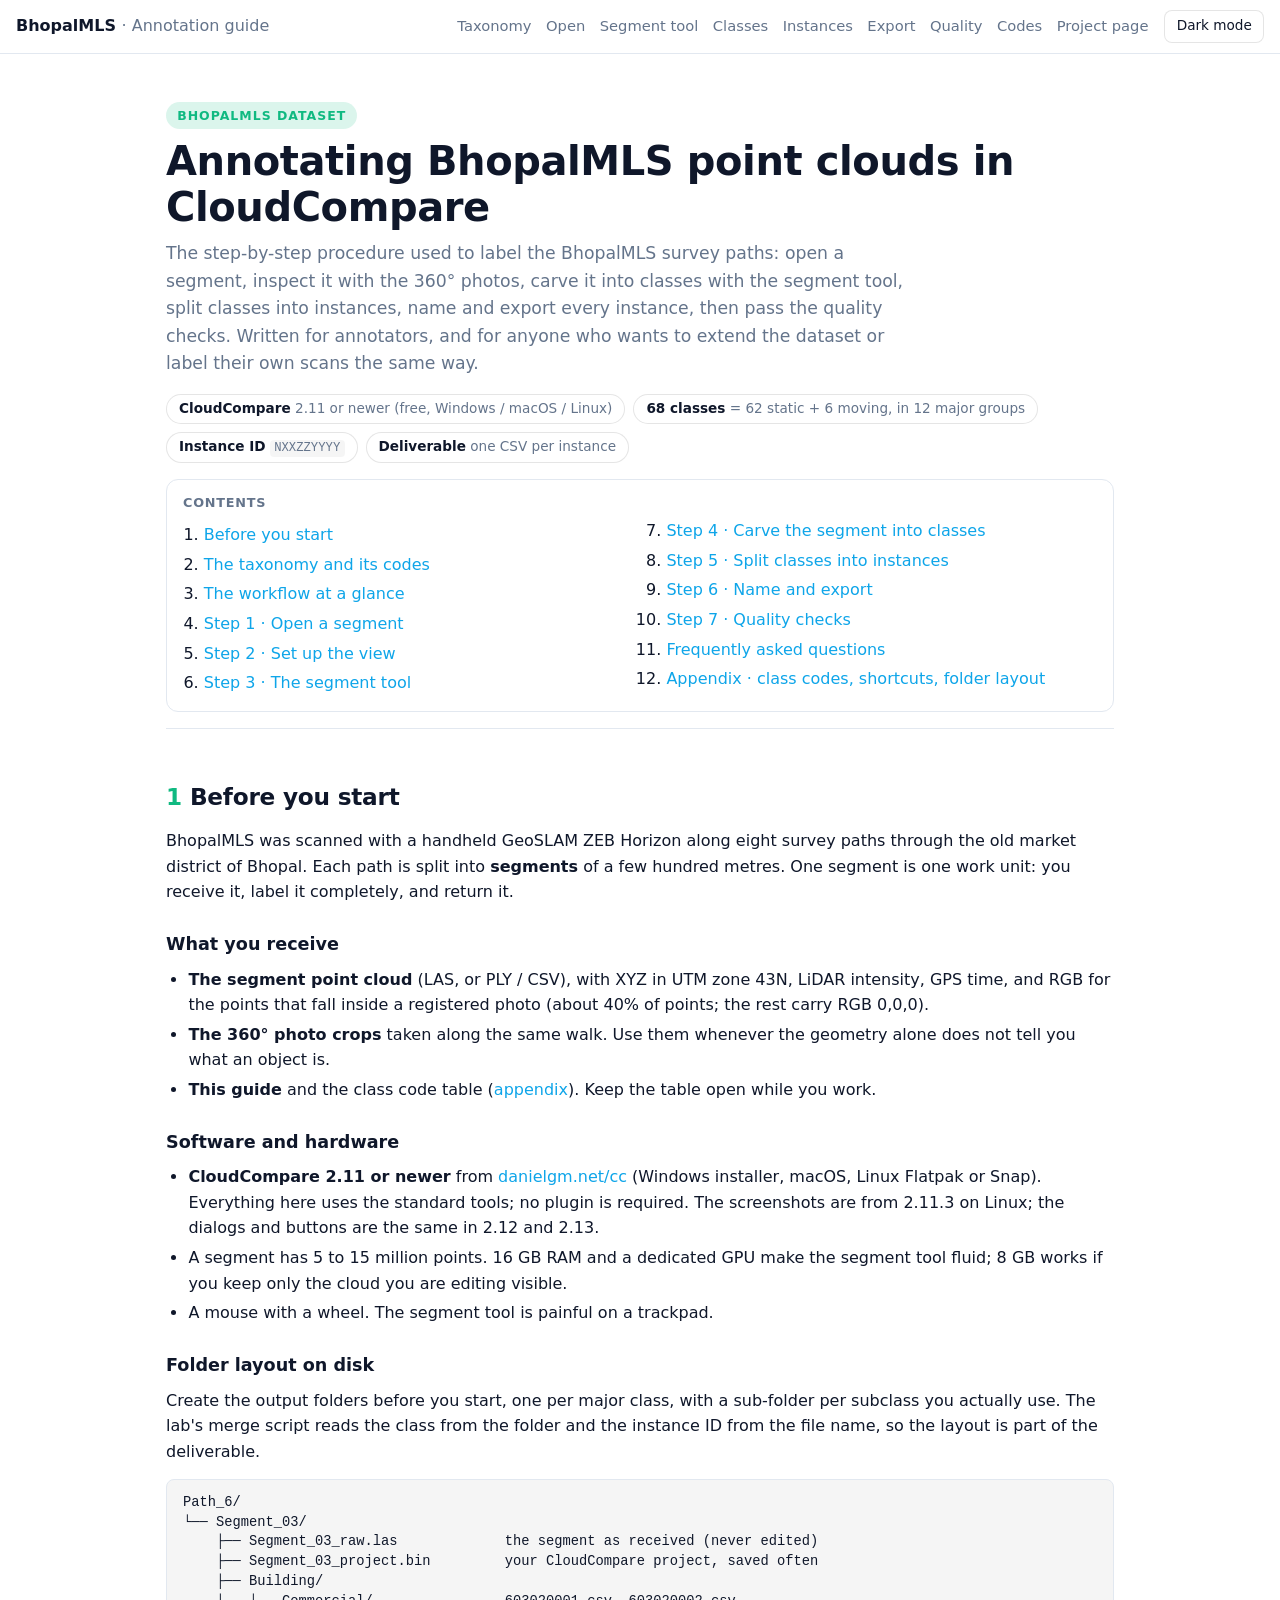
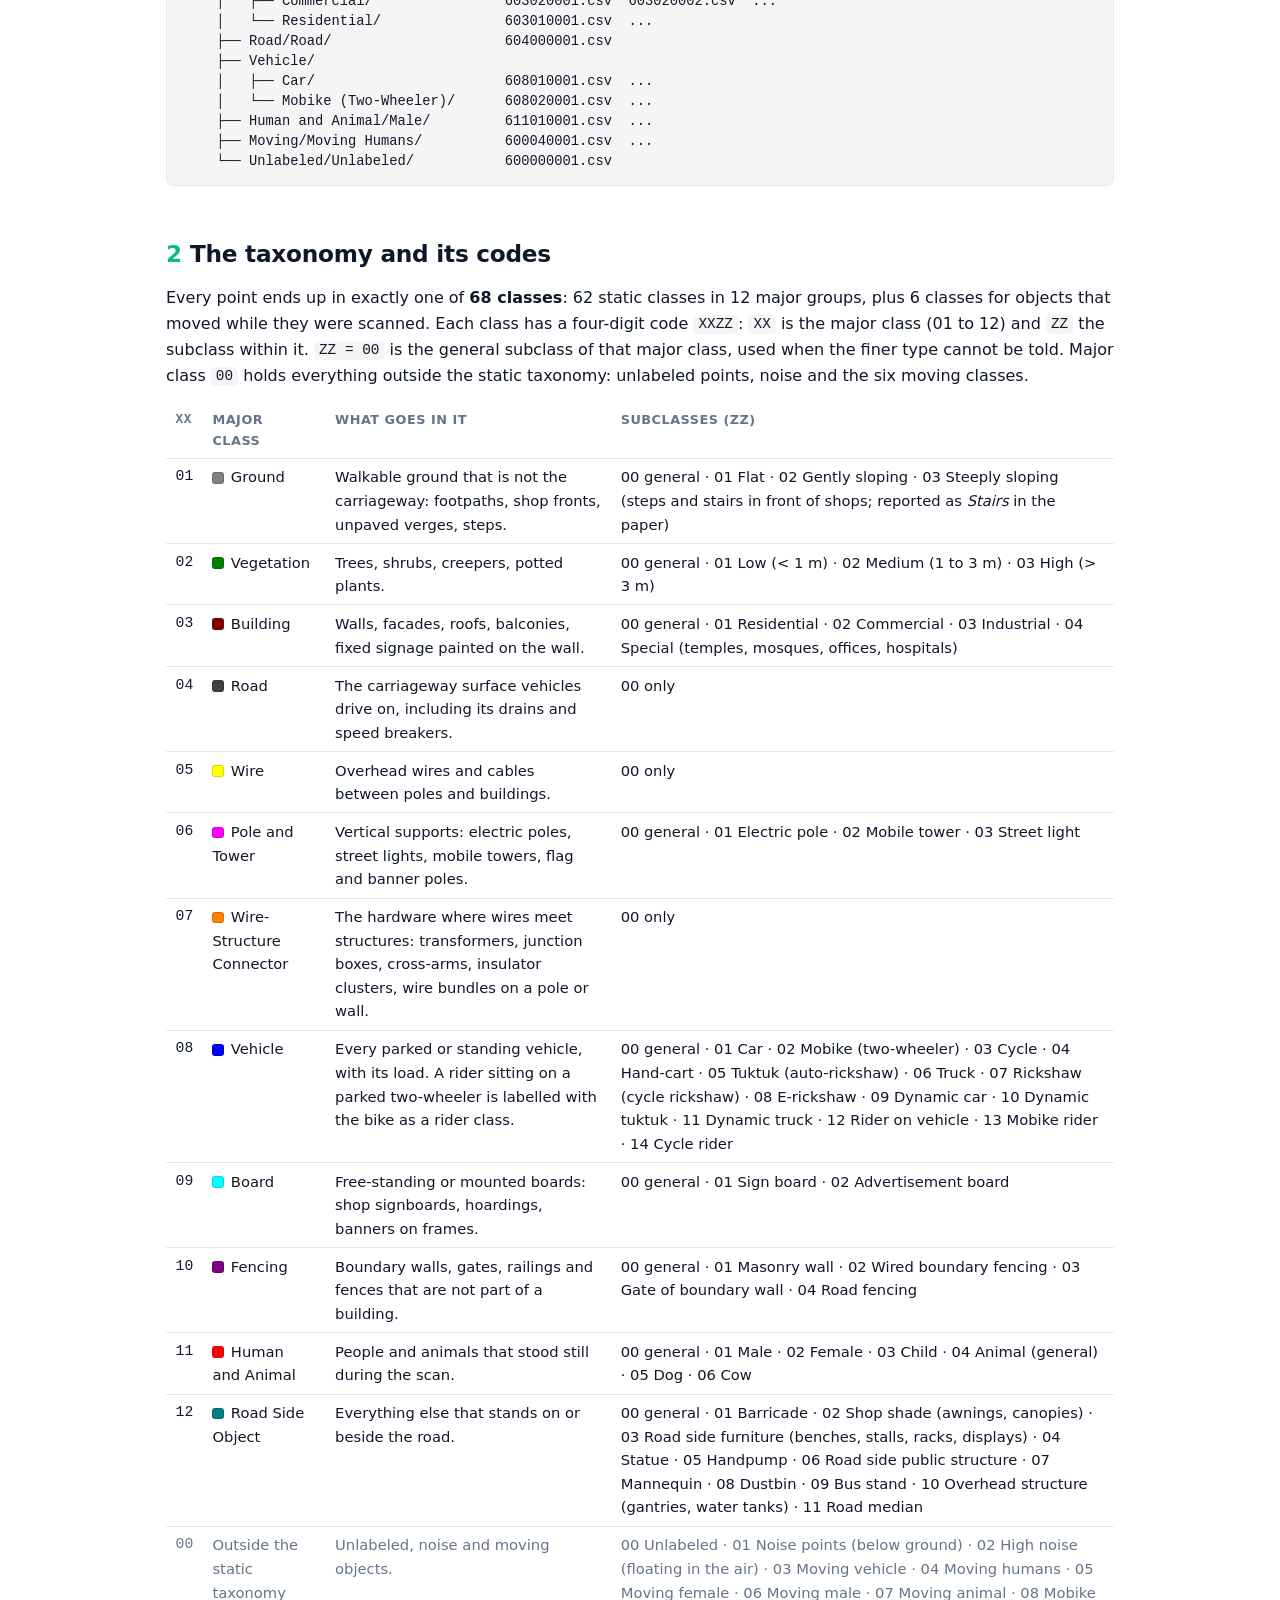
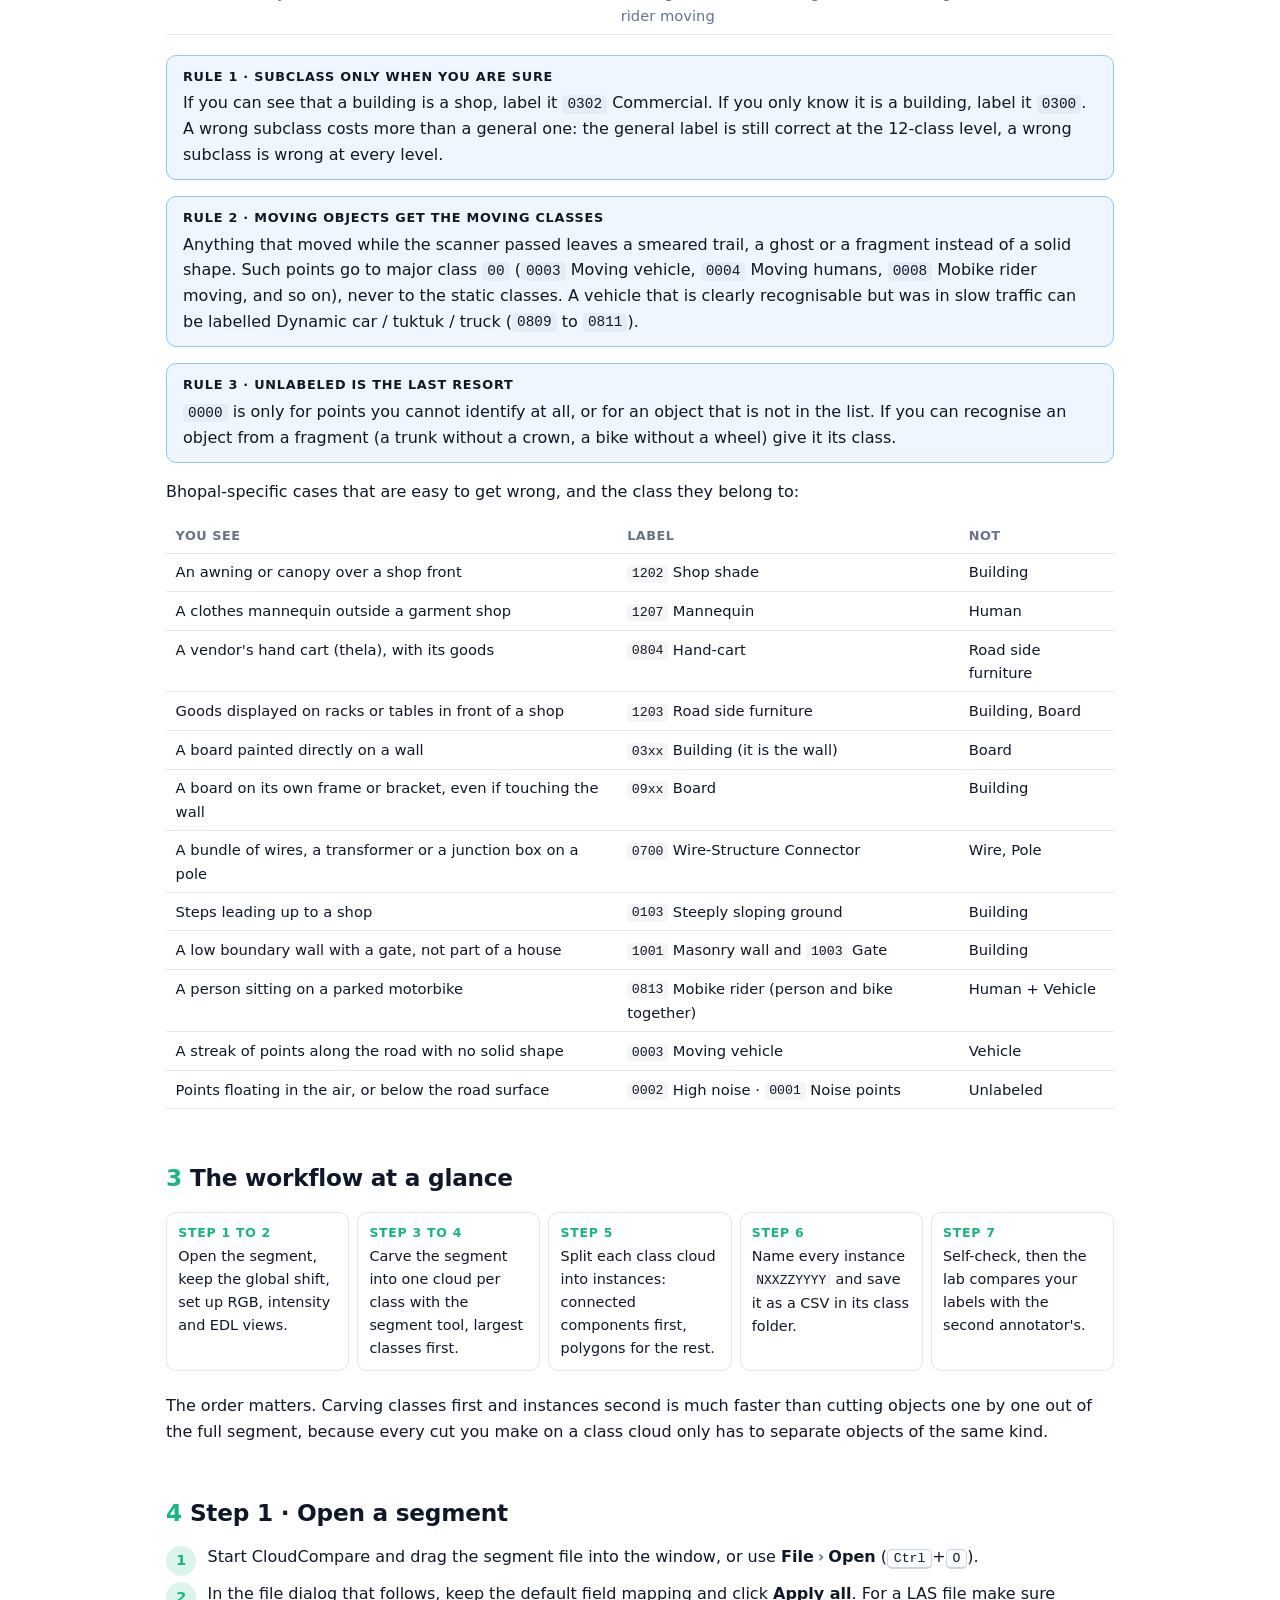
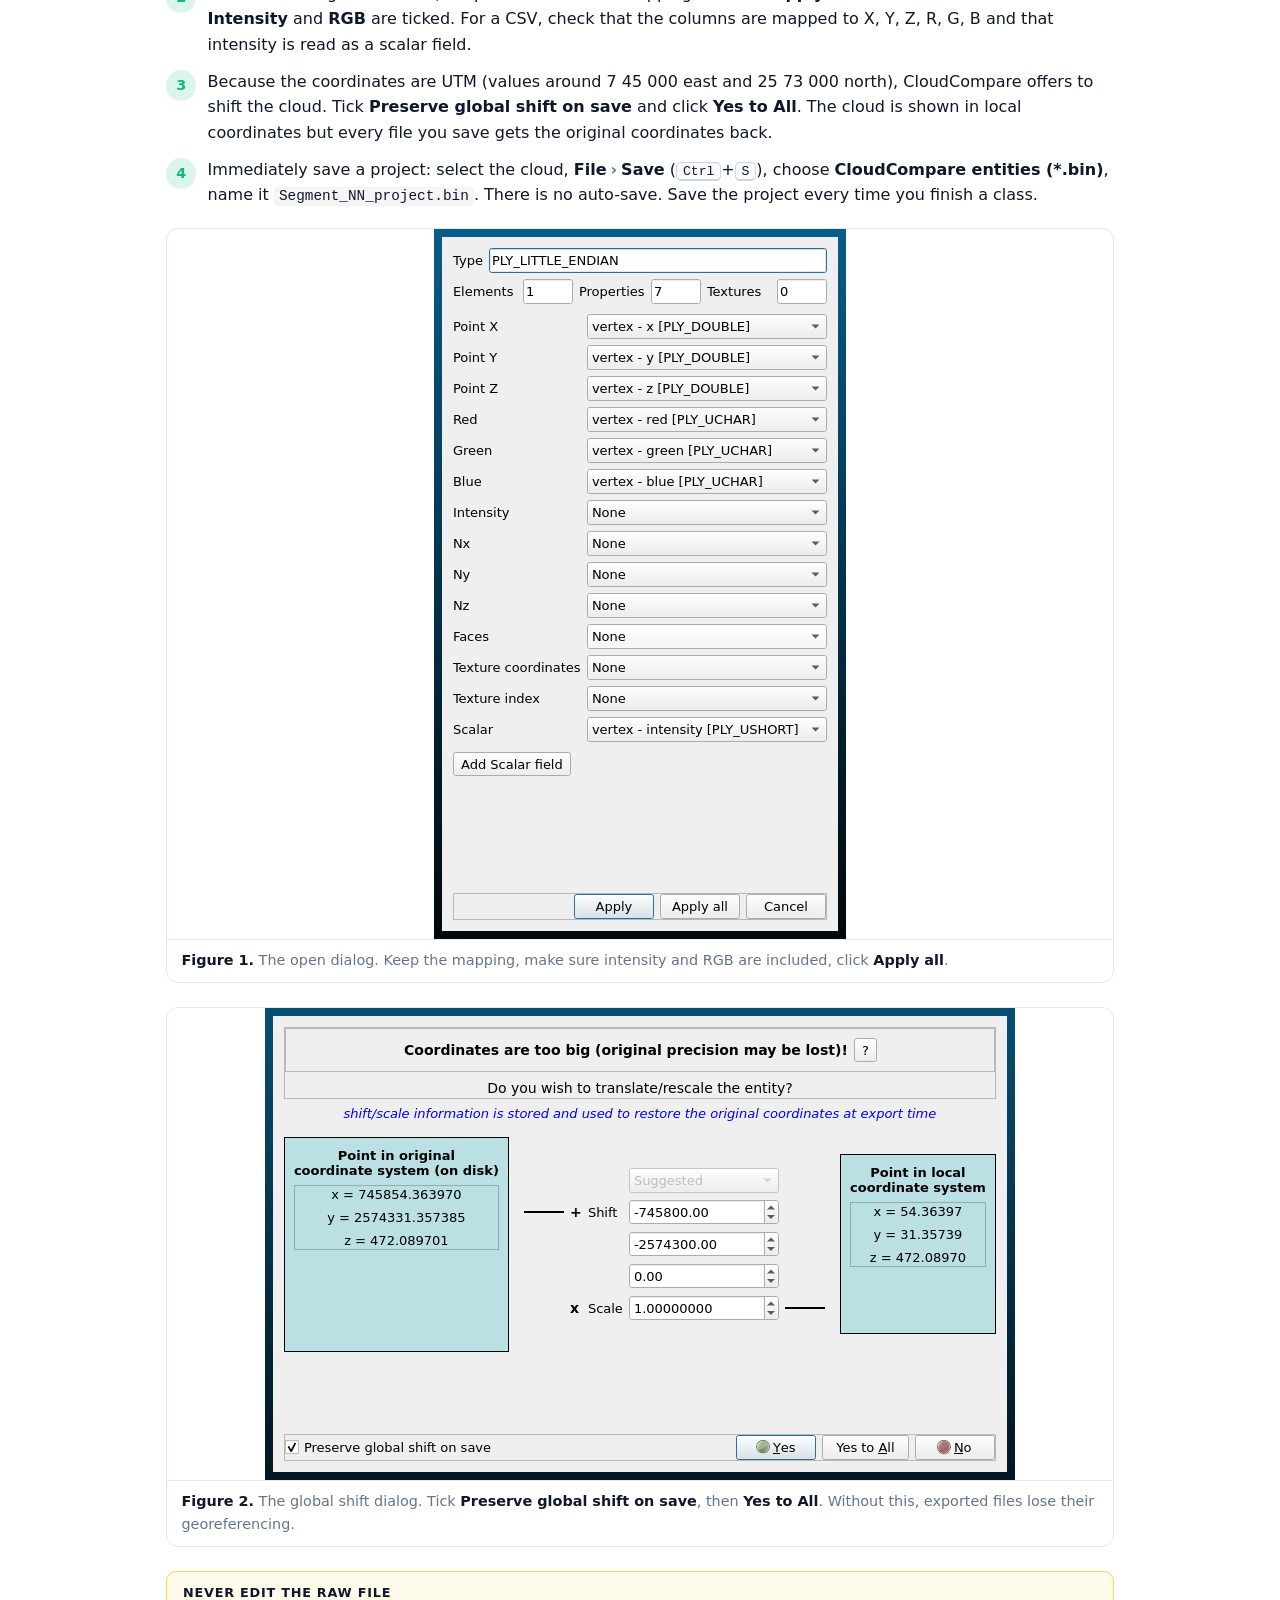
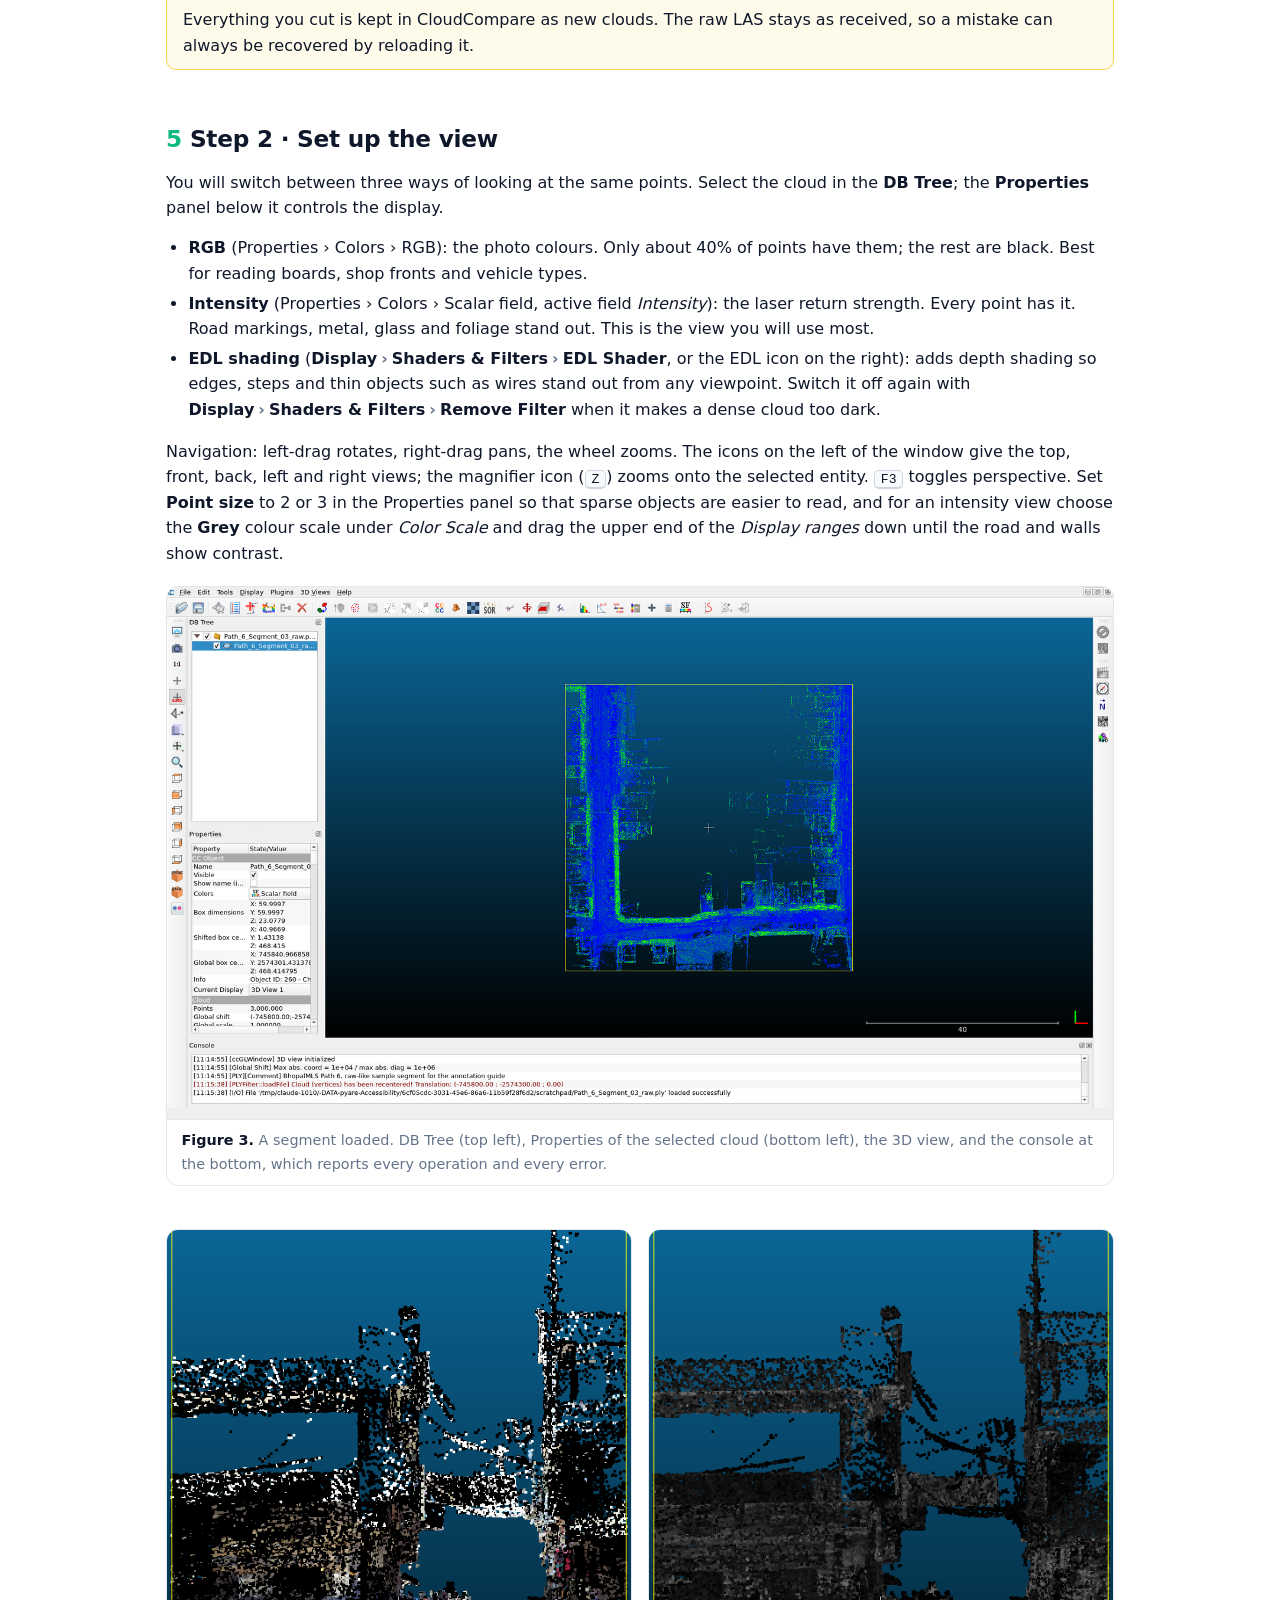
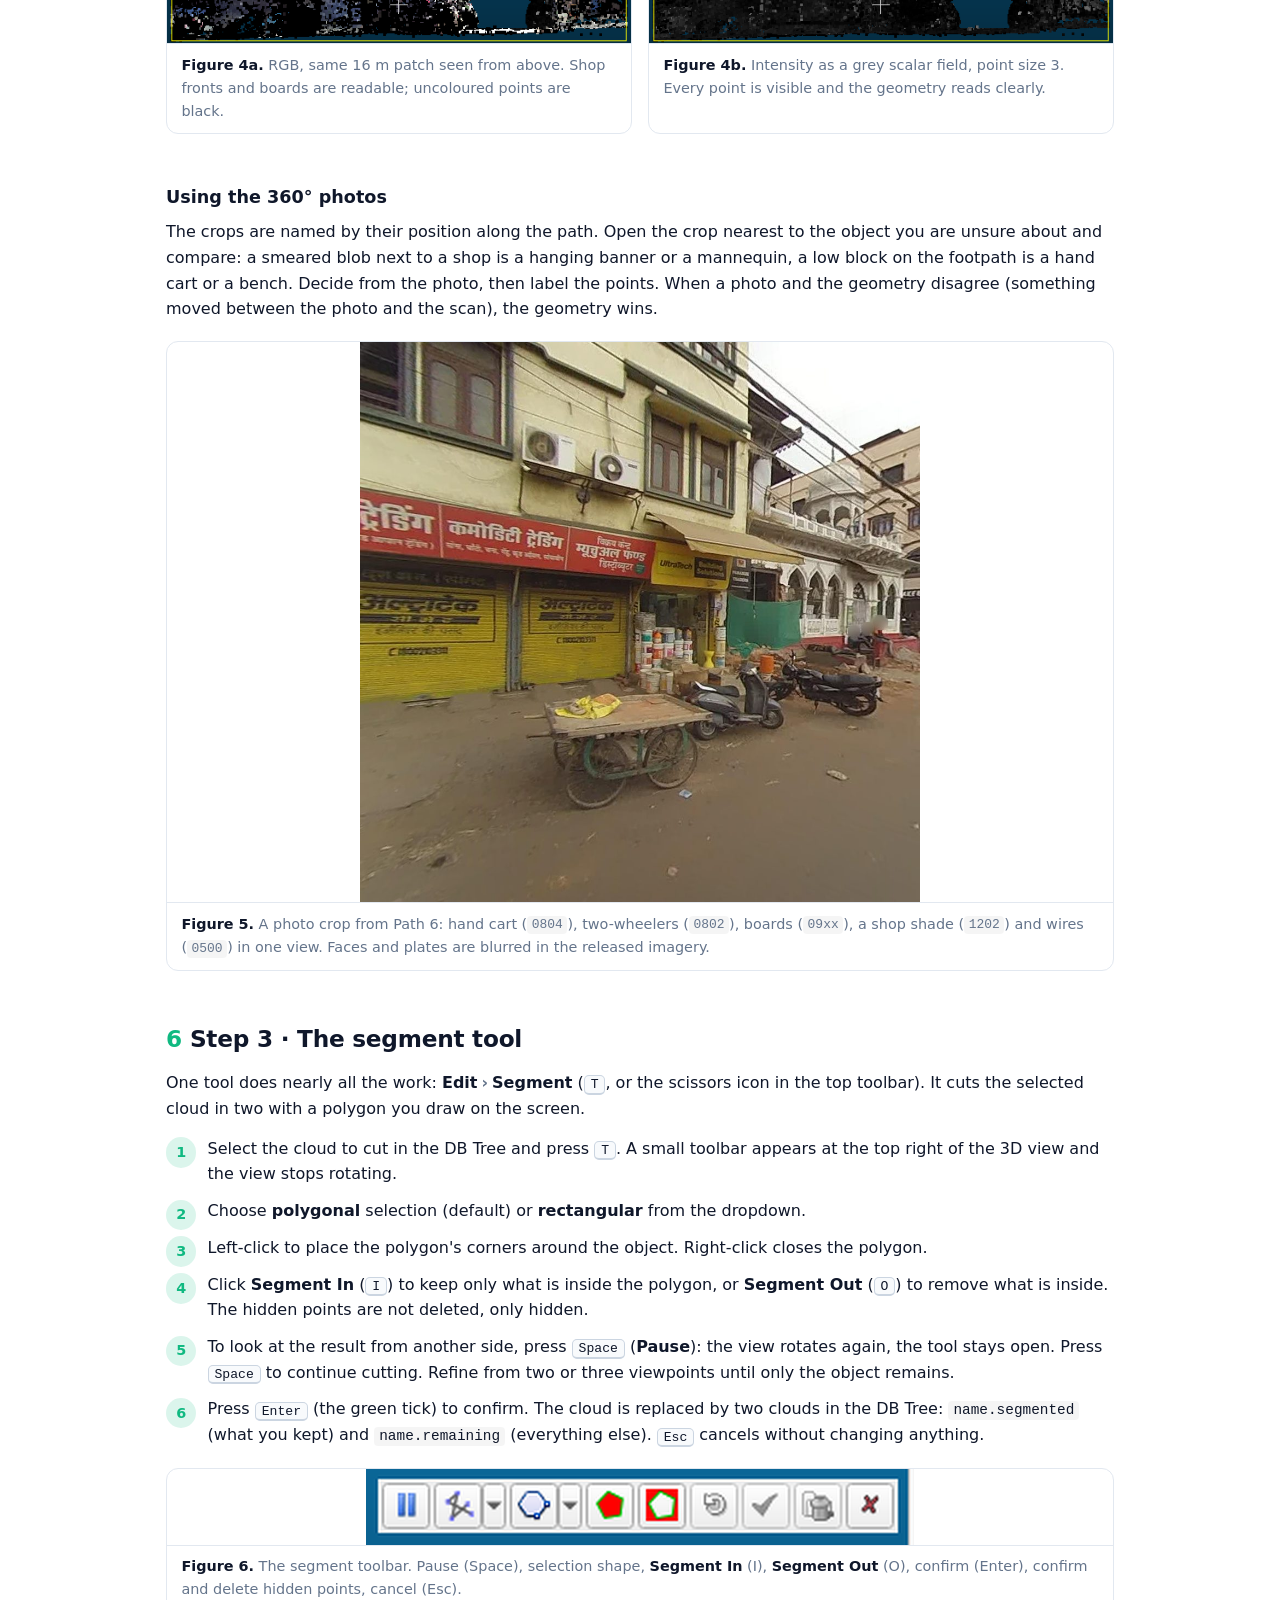
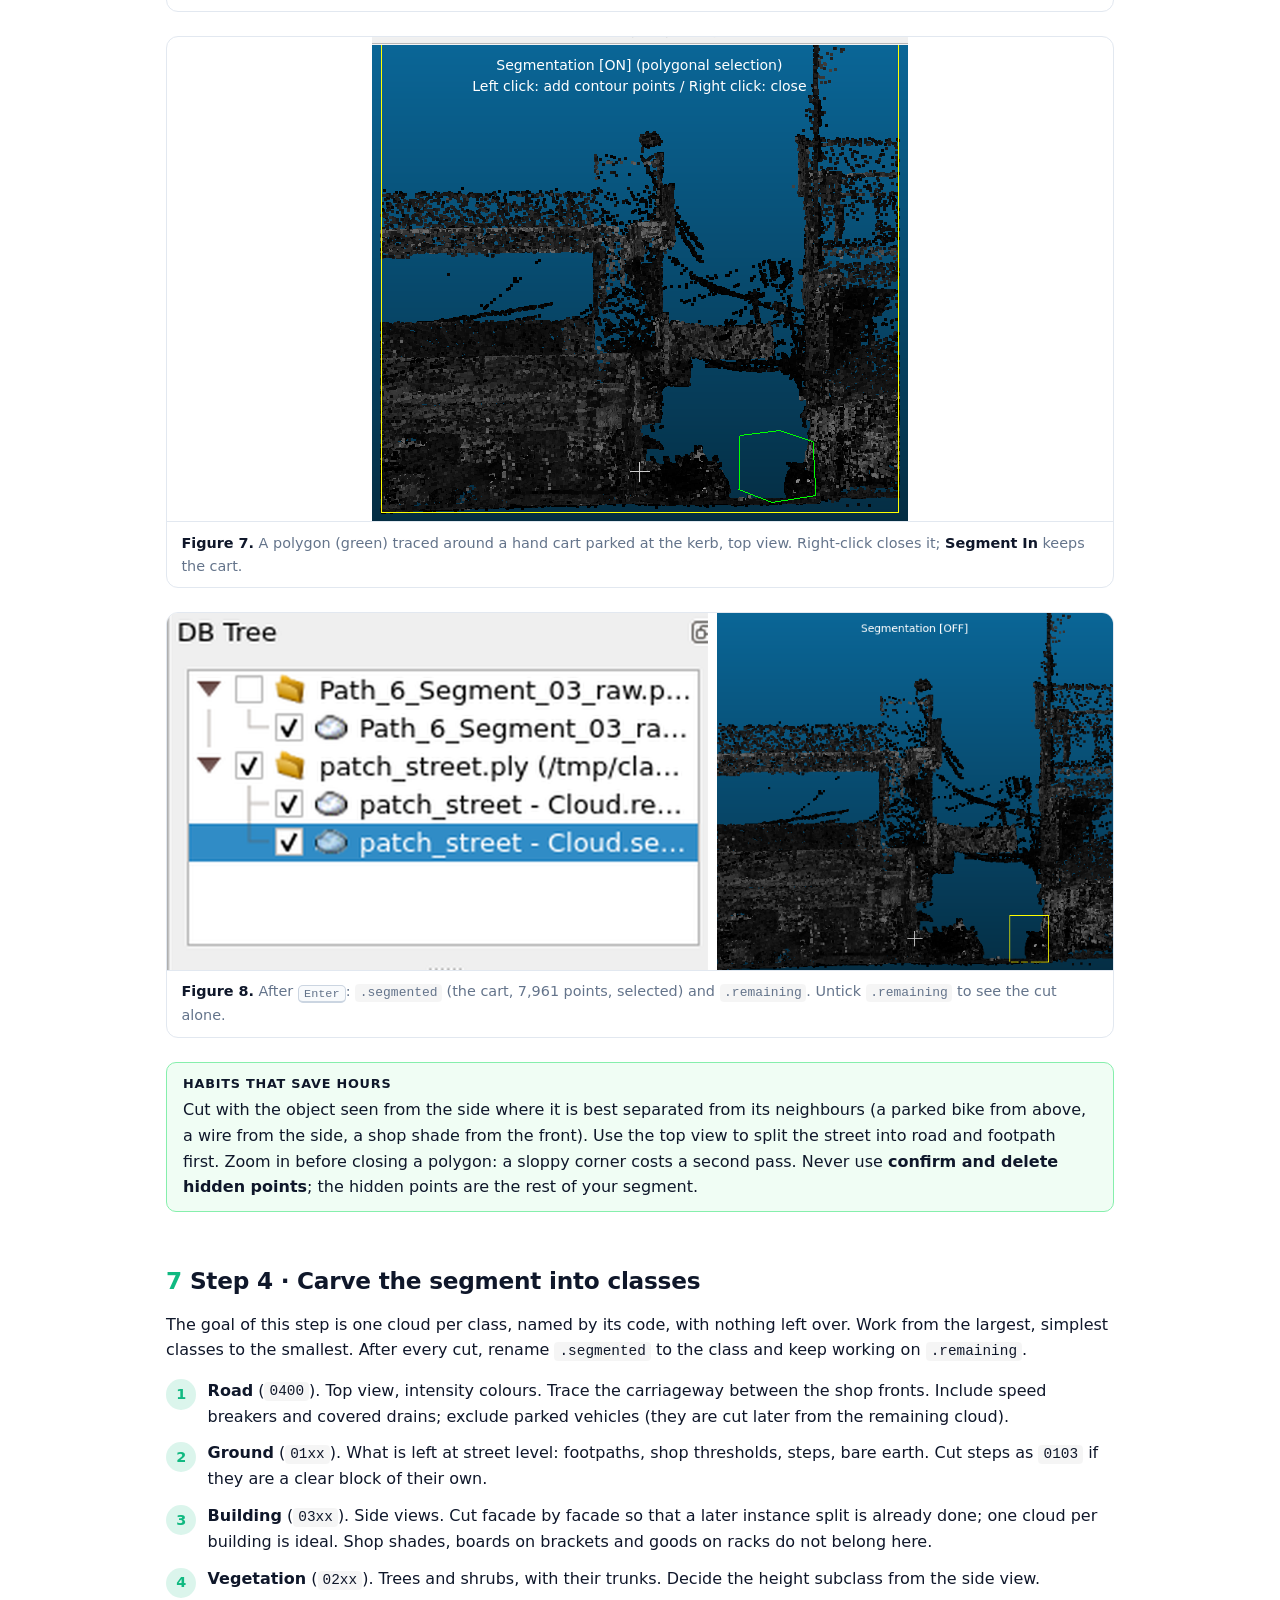
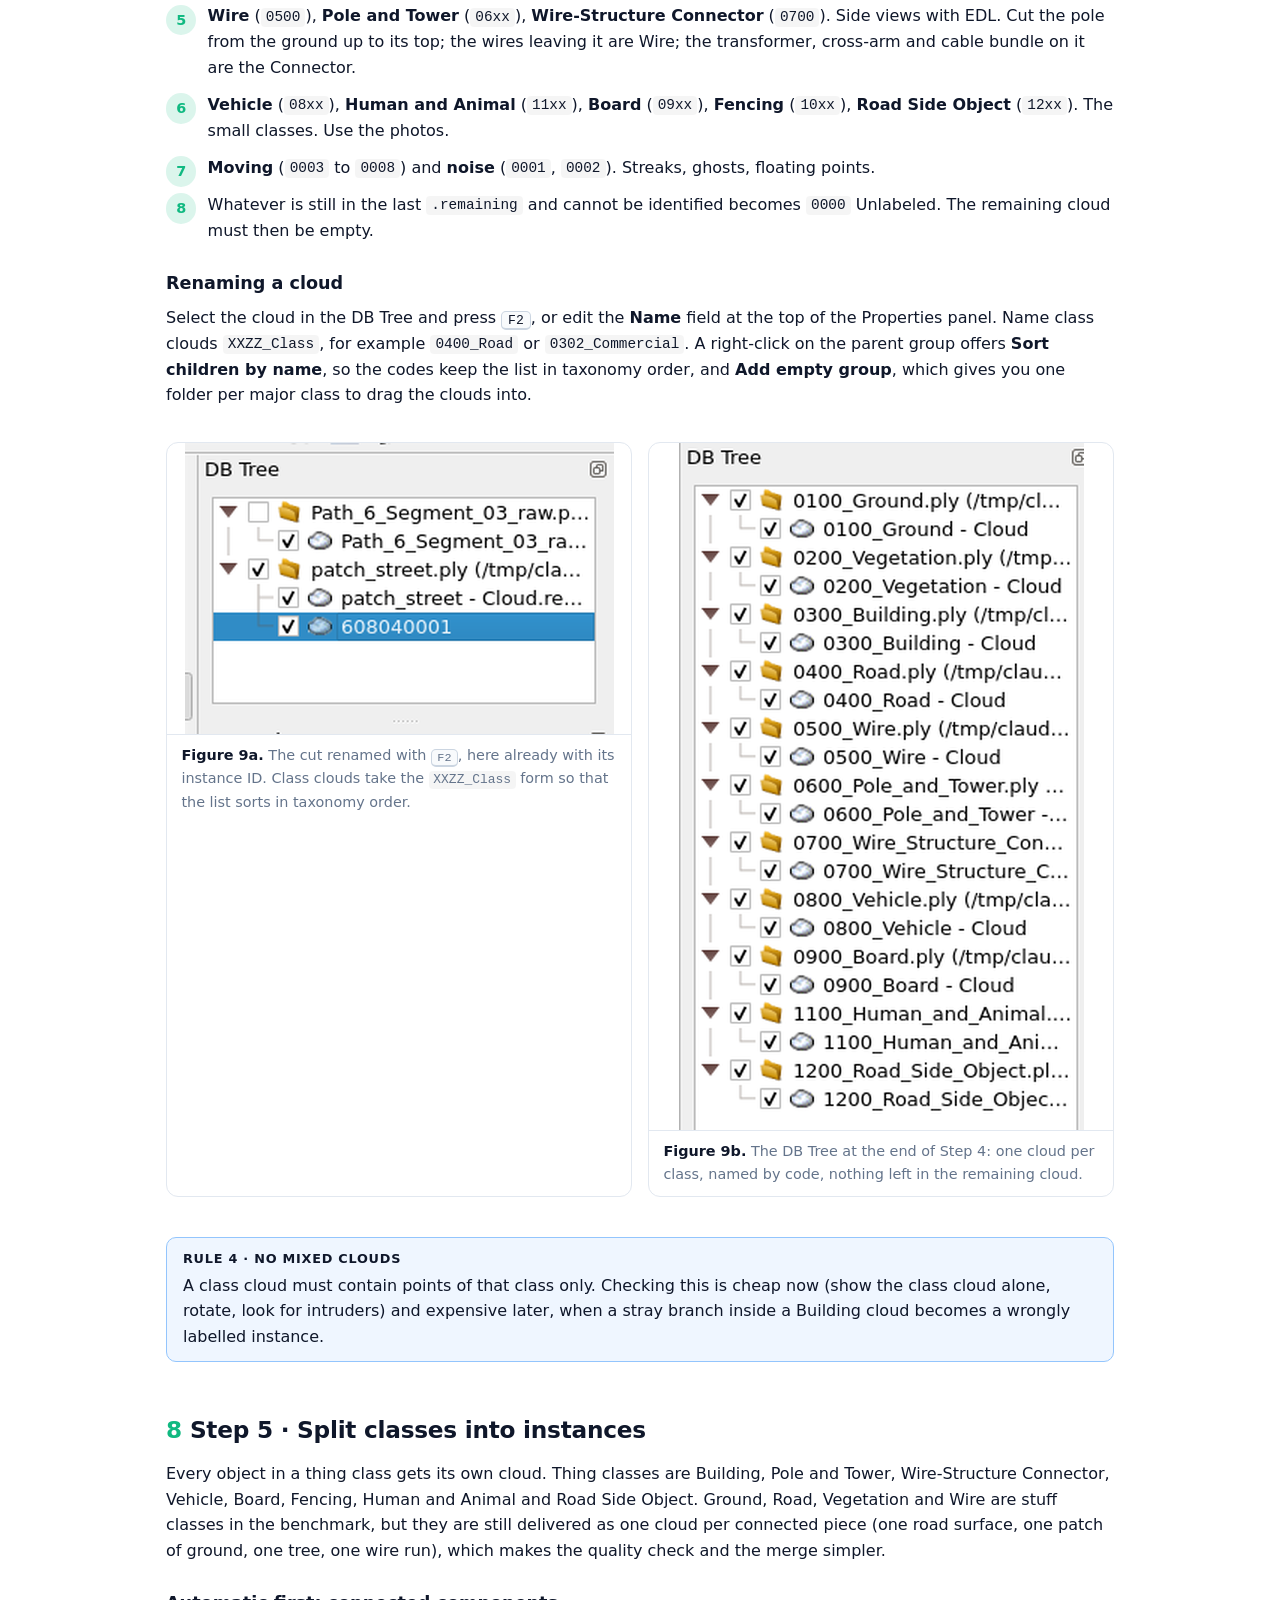
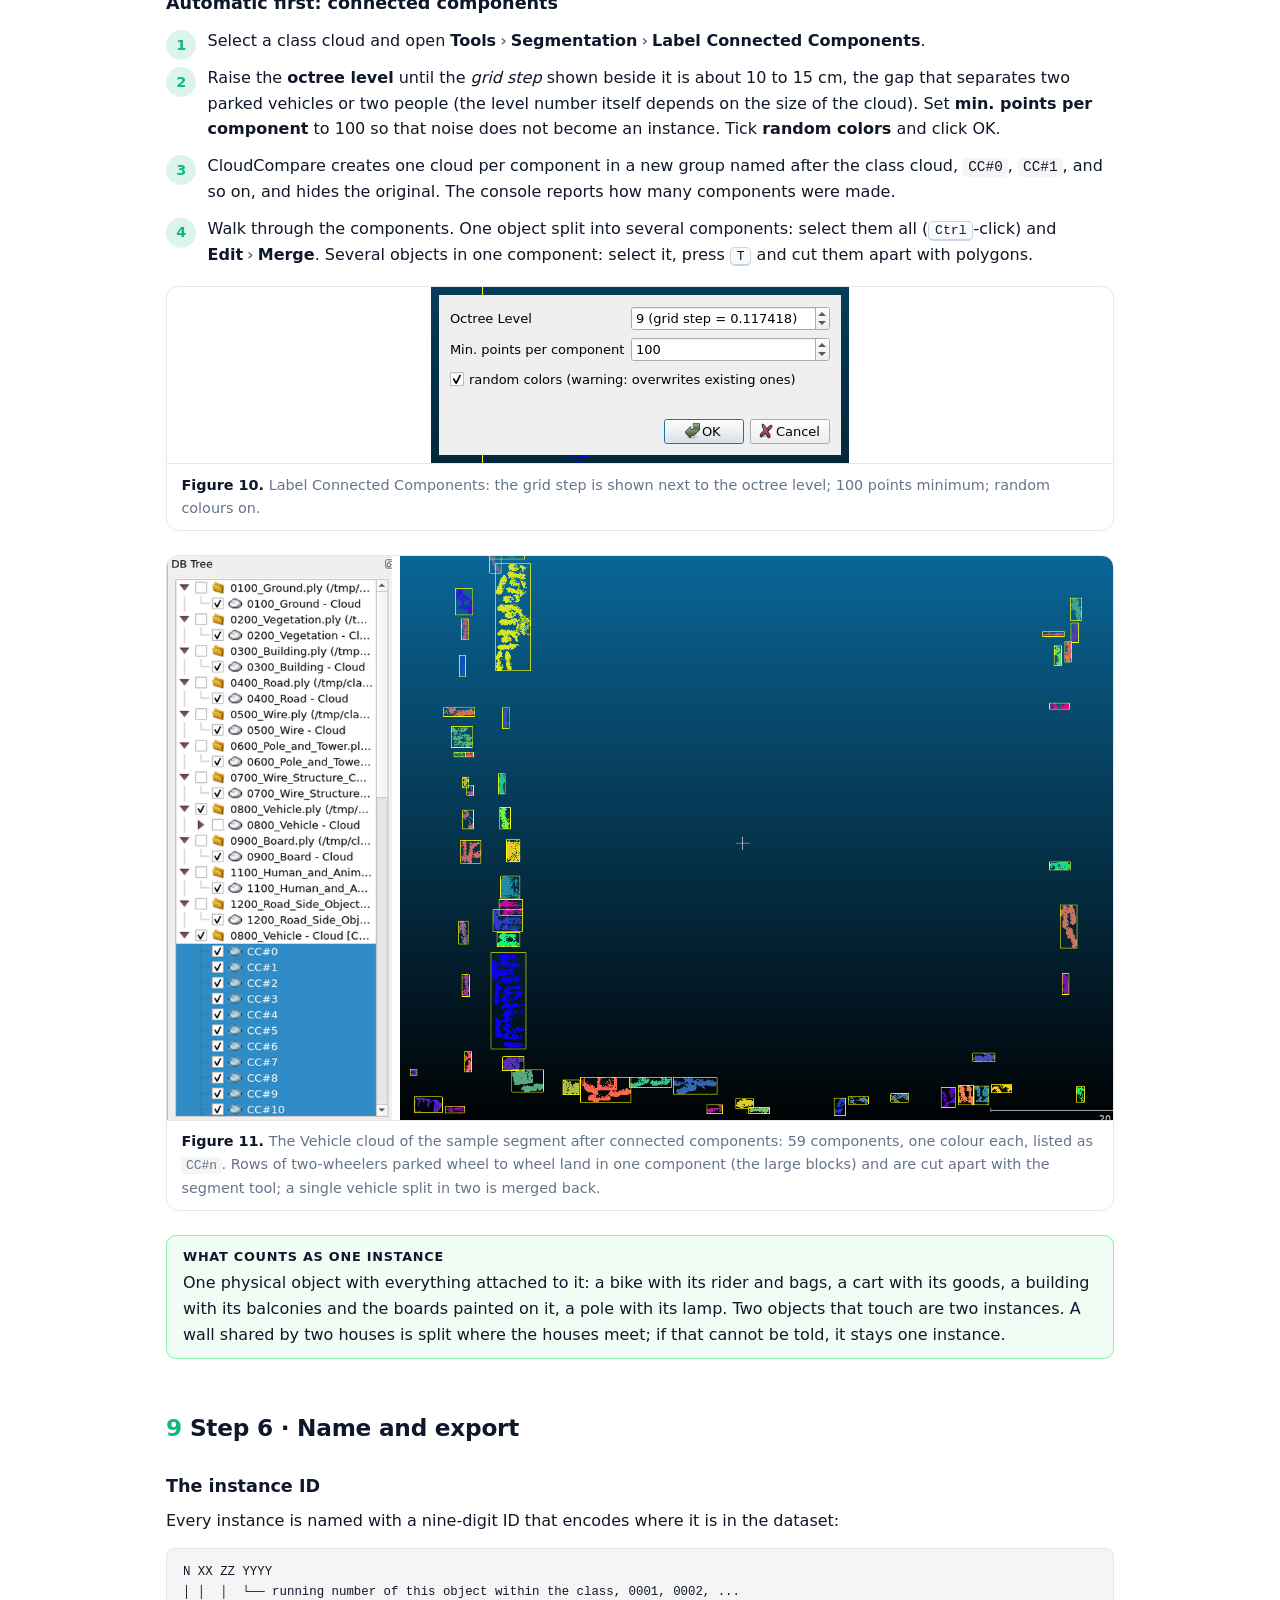
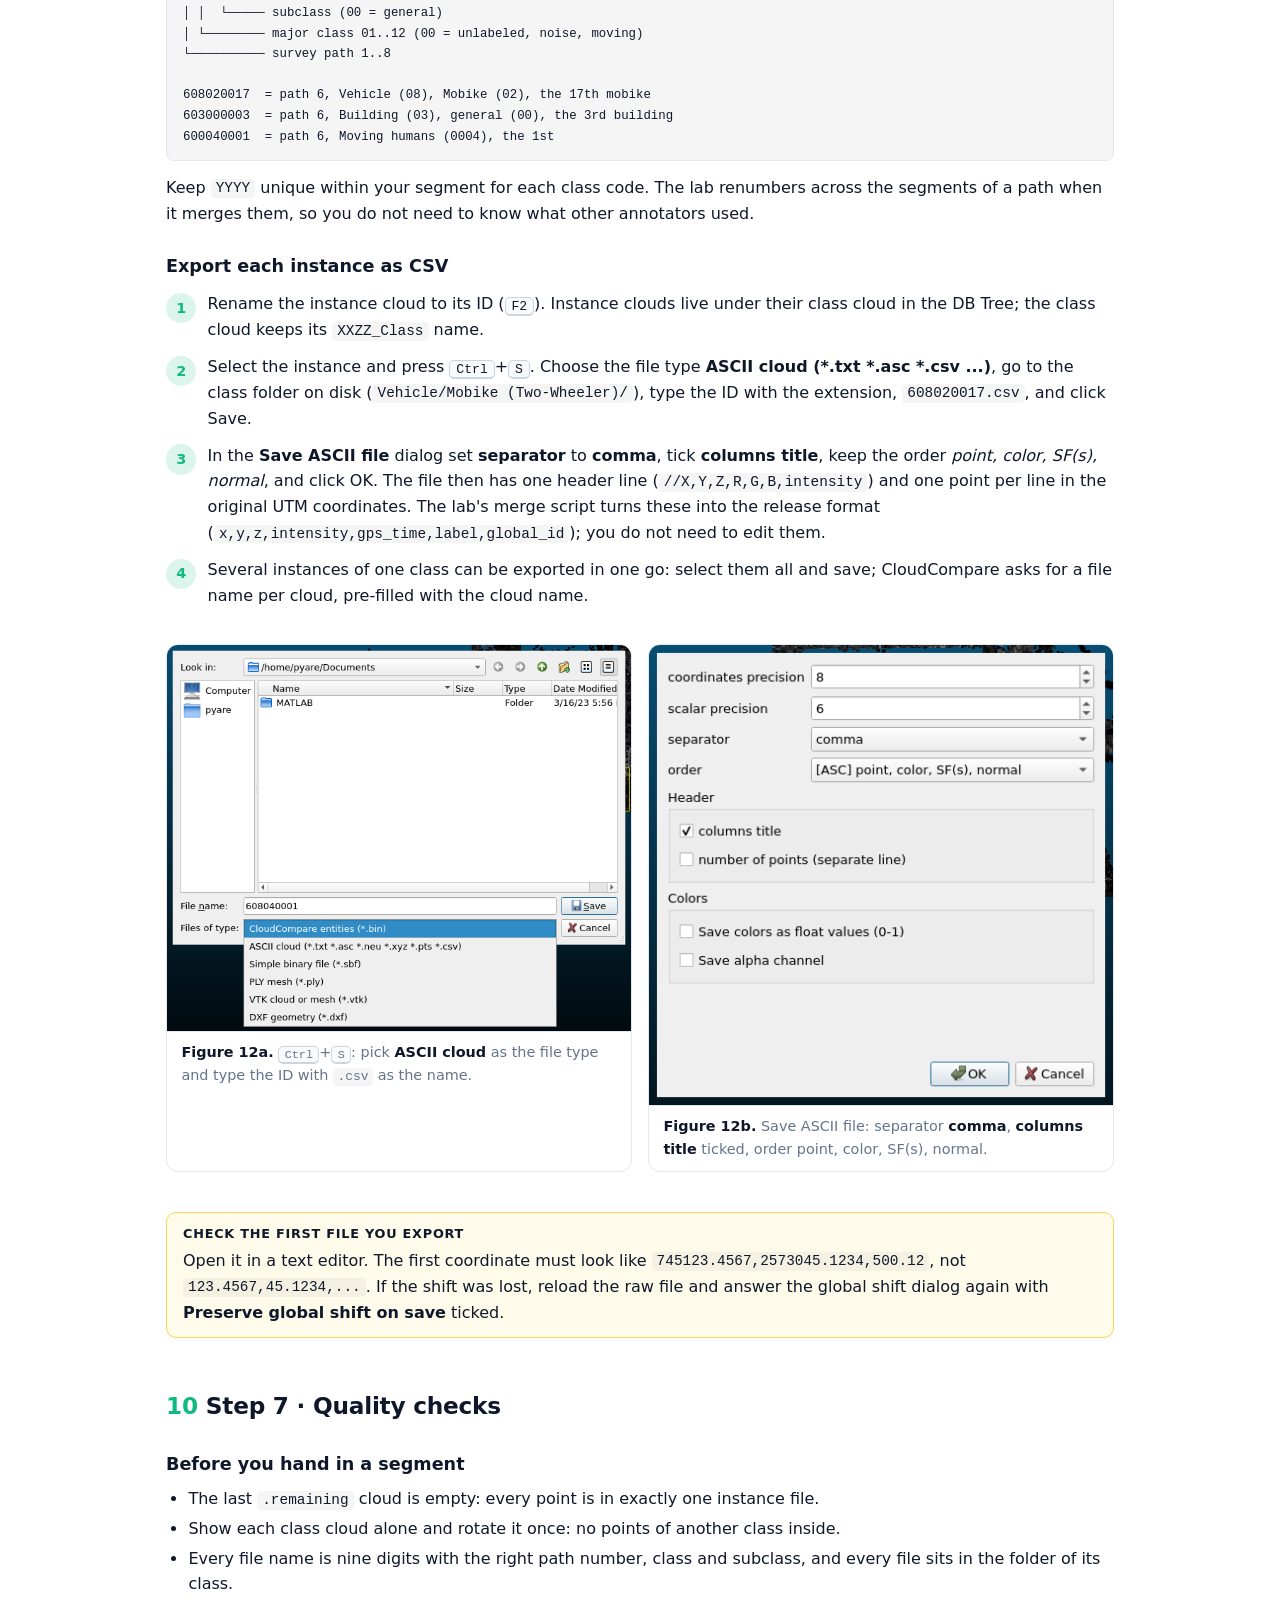
<file: annotation-guide/index.html>
<!DOCTYPE html>
<html lang="en">
<head>
  <meta charset="utf-8" />
  <meta name="viewport" content="width=device-width, initial-scale=1" />
  <title>BhopalMLS Annotation Guide</title>
  <meta name="description" content="How the BhopalMLS point clouds were labelled in CloudCompare: taxonomy and codes, the two-stage segmentation workflow, naming and export of instances, and the quality checks." />
  <style>
    :root {
      --bg: #ffffff; --fg: #0f172a; --muted: #64748b;
      --panel: #ffffff; --panel-border: rgba(0,0,0,0.1); --line: #e2e8f0;
      --accent: #10b981; --accent-2: #0ea5e9; --accent-glow: rgba(16,185,129,0.15);
      --code-bg: rgba(0,0,0,0.04); --kbd-bg: #f8fafc; --kbd-border: #cbd5e1;
      --note: #f0fdf4; --note-border: #86efac; --warn: #fffbeb; --warn-border: #fcd34d; --rule: #eff6ff; --rule-border: #93c5fd;
      --max: 980px;
      --font: "Inter", ui-sans-serif, system-ui, -apple-system, "Segoe UI", sans-serif;
      --mono: ui-monospace, SFMono-Regular, Menlo, Consolas, monospace;
    }
    @media (prefers-color-scheme: dark) {
      :root:not([data-theme="light"]) {
        --bg: #09090b; --fg: #fafafa; --muted: #a1a1aa;
        --panel: #111113; --panel-border: rgba(255,255,255,0.12); --line: rgba(255,255,255,0.12);
        --accent: #10b981; --accent-2: #38bdf8; --accent-glow: rgba(16,185,129,0.25);
        --code-bg: rgba(255,255,255,0.07); --kbd-bg: #18181b; --kbd-border: #3f3f46;
        --note: #052e16; --note-border: #166534; --warn: #422006; --warn-border: #a16207; --rule: #0c2a4a; --rule-border: #1d4ed8;
      }
    }
    :root[data-theme="dark"] {
      --bg: #09090b; --fg: #fafafa; --muted: #a1a1aa;
      --panel: #111113; --panel-border: rgba(255,255,255,0.12); --line: rgba(255,255,255,0.12);
      --accent: #10b981; --accent-2: #38bdf8; --accent-glow: rgba(16,185,129,0.25);
      --code-bg: rgba(255,255,255,0.07); --kbd-bg: #18181b; --kbd-border: #3f3f46;
      --note: #052e16; --note-border: #166534; --warn: #422006; --warn-border: #a16207; --rule: #0c2a4a; --rule-border: #1d4ed8;
    }
    * { box-sizing: border-box; }
    html { scroll-behavior: smooth; }
    body { margin: 0; background: var(--bg); color: var(--fg); font-family: var(--font); font-size: 16px; line-height: 1.6; -webkit-font-smoothing: antialiased; }
    a { color: var(--accent-2); text-decoration: none; }
    a:hover { color: var(--accent); }
    .topbar { position: sticky; top: 0; z-index: 10; display: flex; align-items: center; gap: 1rem; padding: 0.6rem 16px; border-bottom: 1px solid var(--line); background: color-mix(in srgb, var(--bg) 85%, transparent); backdrop-filter: blur(8px); }
    .topbar .brand { font-weight: 700; }
    .topbar .brand span { color: var(--muted); font-weight: 500; }
    .topbar nav { margin-left: auto; display: flex; gap: 0.9rem; flex-wrap: wrap; font-size: 0.92rem; }
    .topbar nav a { color: var(--muted); }
    .topbar button { border: 1px solid var(--panel-border); background: var(--panel); color: var(--fg); border-radius: 8px; padding: 0.3rem 0.7rem; cursor: pointer; font: inherit; font-size: 0.85rem; }
    @media (max-width: 640px) {
      .topbar { gap: 0.6rem; }
      .topbar .brand span { display: none; }
      .topbar nav { gap: 0.6rem; font-size: 0.85rem; }
    }
    main { max-width: var(--max); margin: 0 auto; padding: 1.5rem 16px 4rem; }
    header.hero { padding: 1.5rem 0 1rem; border-bottom: 1px solid var(--line); margin-bottom: 1.5rem; }
    .eyebrow { display: inline-block; font-size: 0.78rem; letter-spacing: 0.08em; text-transform: uppercase; font-weight: 700; color: var(--accent); background: var(--accent-glow); border-radius: 999px; padding: 0.2rem 0.7rem; }
    h1 { font-size: clamp(1.7rem, 4vw, 2.5rem); line-height: 1.15; margin: 0.6rem 0 0.6rem; letter-spacing: -0.01em; }
    .lead { color: var(--muted); font-size: 1.08rem; max-width: 760px; margin: 0 0 1rem; }
    .chips { display: flex; flex-wrap: wrap; gap: 0.5rem; }
    .chip { font-size: 0.85rem; border: 1px solid var(--panel-border); border-radius: 999px; padding: 0.2rem 0.75rem; background: var(--panel); color: var(--muted); }
    .chip b { color: var(--fg); font-weight: 600; }
    h2 { font-size: 1.45rem; margin: 2.6rem 0 0.8rem; padding-top: 0.5rem; letter-spacing: -0.01em; }
    h2 .num { color: var(--accent); margin-right: 0.5rem; font-variant-numeric: tabular-nums; }
    h3 { font-size: 1.1rem; margin: 1.6rem 0 0.5rem; }
    p { margin: 0.5rem 0 0.9rem; }
    ul, ol { padding-left: 1.4rem; margin: 0.4rem 0 1rem; }
    li { margin: 0.25rem 0; }
    ol.steps { counter-reset: s; list-style: none; padding-left: 0; }
    ol.steps > li { counter-increment: s; position: relative; padding-left: 2.6rem; margin: 0.7rem 0; }
    ol.steps > li::before { content: counter(s); position: absolute; left: 0; top: 0.1rem; width: 1.9rem; height: 1.9rem; border-radius: 50%; background: var(--accent-glow); color: var(--accent); font-weight: 700; display: grid; place-items: center; font-size: 0.9rem; }
    code { font-family: var(--mono); font-size: 0.9em; background: var(--code-bg); padding: 0.1em 0.35em; border-radius: 4px; }
    pre { background: var(--code-bg); border: 1px solid var(--line); border-radius: 8px; padding: 0.8rem 1rem; overflow-x: auto; font-size: 0.86rem; line-height: 1.5; }
    pre code { background: none; padding: 0; }
    kbd { font-family: var(--mono); font-size: 0.82em; background: var(--kbd-bg); border: 1px solid var(--kbd-border); border-bottom-width: 2px; border-radius: 5px; padding: 0.05em 0.45em; white-space: nowrap; }
    .menu { font-weight: 600; white-space: nowrap; }
    .menu i { font-style: normal; color: var(--muted); padding: 0 0.25em; }
    .callout { border: 1px solid; border-radius: 10px; padding: 0.7rem 1rem; margin: 1rem 0; }
    .callout.note { background: var(--note); border-color: var(--note-border); }
    .callout.warn { background: var(--warn); border-color: var(--warn-border); }
    .callout.rule { background: var(--rule); border-color: var(--rule-border); }
    .callout > b:first-child { display: block; font-size: 0.8rem; letter-spacing: 0.06em; text-transform: uppercase; margin-bottom: 0.2rem; }
    figure.shot { margin: 1.2rem 0 1.5rem; border: 1px solid var(--line); border-radius: 12px; overflow: hidden; background: var(--panel); }
    figure.shot img { display: block; width: auto; max-width: 100%; height: auto; margin: 0 auto; background: #0b1a2b; }
    figure.shot figcaption { padding: 0.6rem 0.9rem; font-size: 0.9rem; color: var(--muted); border-top: 1px solid var(--line); }
    figure.shot figcaption b { color: var(--fg); }
    .two { display: grid; grid-template-columns: 1fr 1fr; gap: 1rem; }
    @media (max-width: 720px) { .two { grid-template-columns: 1fr; } }
    table { border-collapse: collapse; width: 100%; font-size: 0.92rem; margin: 0.6rem 0 1.2rem; }
    th, td { text-align: left; padding: 0.42rem 0.6rem; border-bottom: 1px solid var(--line); vertical-align: top; }
    th { font-size: 0.8rem; letter-spacing: 0.04em; text-transform: uppercase; color: var(--muted); }
    td.code, th.code { font-family: var(--mono); white-space: nowrap; }
    .sw { display: inline-block; width: 0.8em; height: 0.8em; border-radius: 3px; vertical-align: -0.08em; margin-right: 0.45em; border: 1px solid rgba(0,0,0,0.15); }
    tr.major td { font-weight: 600; border-top: 2px solid var(--line); }
    tr.moving td { color: var(--muted); }
    .toc { border: 1px solid var(--line); border-radius: 12px; padding: 0.8rem 1rem; background: var(--panel); margin: 1rem 0 0; }
    .toc b { display: block; margin-bottom: 0.3rem; font-size: 0.8rem; letter-spacing: 0.06em; text-transform: uppercase; color: var(--muted); }
    .toc ol { margin: 0; padding-left: 1.3rem; columns: 2; column-gap: 2rem; }
    @media (max-width: 640px) { .toc ol { columns: 1; } }
    .toc li { break-inside: avoid; }
    .flow { display: grid; grid-template-columns: repeat(5, 1fr); gap: 0.5rem; margin: 1rem 0 1.4rem; }
    @media (max-width: 760px) { .flow { grid-template-columns: 1fr; } }
    .flow div { border: 1px solid var(--panel-border); border-radius: 10px; padding: 0.6rem 0.7rem; background: var(--panel); font-size: 0.9rem; }
    .flow div b { display: block; color: var(--accent); font-size: 0.78rem; letter-spacing: 0.06em; text-transform: uppercase; margin-bottom: 0.15rem; }
    .tree { font-family: var(--mono); font-size: 0.86rem; line-height: 1.45; white-space: pre; }
    dl.faq dt { font-weight: 600; margin-top: 0.9rem; }
    dl.faq dd { margin: 0.2rem 0 0; color: var(--fg); }
    footer { max-width: var(--max); margin: 0 auto; padding: 1.5rem 16px 3rem; color: var(--muted); font-size: 0.9rem; border-top: 1px solid var(--line); }
  </style>
</head>
<body>
  <div class="topbar">
    <div class="brand">BhopalMLS <span>· Annotation guide</span></div>
    <nav>
      <a href="#taxonomy">Taxonomy</a>
      <a href="#open">Open</a>
      <a href="#segment">Segment tool</a>
      <a href="#classes">Classes</a>
      <a href="#instances">Instances</a>
      <a href="#export">Export</a>
      <a href="#qc">Quality</a>
      <a href="#appendix">Codes</a>
      <a href="../index.html" title="Back to the BhopalMLS project page">Project page</a>
    </nav>
    <button id="theme-toggle" type="button" aria-label="Toggle dark mode">Dark mode</button>
  </div>

  <main>
    <header class="hero">
      <span class="eyebrow">BhopalMLS Dataset</span>
      <h1>Annotating BhopalMLS point clouds in CloudCompare</h1>
      <p class="lead">
        The step-by-step procedure used to label the BhopalMLS survey paths: open a segment, inspect it with the
        360° photos, carve it into classes with the segment tool, split classes into instances, name and export
        every instance, then pass the quality checks. Written for annotators, and for anyone who wants to extend
        the dataset or label their own scans the same way.
      </p>
      <div class="chips">
        <span class="chip"><b>CloudCompare</b> 2.11 or newer (free, Windows / macOS / Linux)</span>
        <span class="chip"><b>68 classes</b> = 62 static + 6 moving, in 12 major groups</span>
        <span class="chip"><b>Instance ID</b> <code>NXXZZYYYY</code></span>
        <span class="chip"><b>Deliverable</b> one CSV per instance</span>
      </div>
      <div class="toc">
        <b>Contents</b>
        <ol>
          <li><a href="#before">Before you start</a></li>
          <li><a href="#taxonomy">The taxonomy and its codes</a></li>
          <li><a href="#overview">The workflow at a glance</a></li>
          <li><a href="#open">Step 1 · Open a segment</a></li>
          <li><a href="#view">Step 2 · Set up the view</a></li>
          <li><a href="#segment">Step 3 · The segment tool</a></li>
          <li><a href="#classes">Step 4 · Carve the segment into classes</a></li>
          <li><a href="#instances">Step 5 · Split classes into instances</a></li>
          <li><a href="#export">Step 6 · Name and export</a></li>
          <li><a href="#qc">Step 7 · Quality checks</a></li>
          <li><a href="#faq">Frequently asked questions</a></li>
          <li><a href="#appendix">Appendix · class codes, shortcuts, folder layout</a></li>
        </ol>
      </div>
    </header>

    <!-- ============================================================ 1 -->
    <h2 id="before"><span class="num">1</span>Before you start</h2>
    <p>
      BhopalMLS was scanned with a handheld GeoSLAM ZEB Horizon along eight survey paths through the old market
      district of Bhopal. Each path is split into <b>segments</b> of a few hundred metres. One segment is one
      work unit: you receive it, label it completely, and return it.
    </p>
    <h3>What you receive</h3>
    <ul>
      <li><b>The segment point cloud</b> (LAS, or PLY / CSV), with XYZ in UTM zone 43N, LiDAR intensity, GPS time, and RGB for the points that fall inside a registered photo (about 40% of points; the rest carry RGB 0,0,0).</li>
      <li><b>The 360° photo crops</b> taken along the same walk. Use them whenever the geometry alone does not tell you what an object is.</li>
      <li><b>This guide</b> and the class code table (<a href="#appendix">appendix</a>). Keep the table open while you work.</li>
    </ul>
    <h3>Software and hardware</h3>
    <ul>
      <li><b>CloudCompare 2.11 or newer</b> from <a href="https://www.danielgm.net/cc/" target="_blank" rel="noopener">danielgm.net/cc</a> (Windows installer, macOS, Linux Flatpak or Snap). Everything here uses the standard tools; no plugin is required. The screenshots are from 2.11.3 on Linux; the dialogs and buttons are the same in 2.12 and 2.13.</li>
      <li>A segment has 5 to 15 million points. 16 GB RAM and a dedicated GPU make the segment tool fluid; 8 GB works if you keep only the cloud you are editing visible.</li>
      <li>A mouse with a wheel. The segment tool is painful on a trackpad.</li>
    </ul>
    <h3>Folder layout on disk</h3>
    <p>Create the output folders before you start, one per major class, with a sub-folder per subclass you actually use. The lab's merge script reads the class from the folder and the instance ID from the file name, so the layout is part of the deliverable.</p>
<pre class="tree">Path_6/
└── Segment_03/
    ├── Segment_03_raw.las             the segment as received (never edited)
    ├── Segment_03_project.bin         your CloudCompare project, saved often
    ├── Building/
    │   ├── Commercial/                603020001.csv  603020002.csv  ...
    │   └── Residential/               603010001.csv  ...
    ├── Road/Road/                     604000001.csv
    ├── Vehicle/
    │   ├── Car/                       608010001.csv  ...
    │   └── Mobike (Two-Wheeler)/      608020001.csv  ...
    ├── Human and Animal/Male/         611010001.csv  ...
    ├── Moving/Moving Humans/          600040001.csv  ...
    └── Unlabeled/Unlabeled/           600000001.csv</pre>

    <!-- ============================================================ 2 -->
    <h2 id="taxonomy"><span class="num">2</span>The taxonomy and its codes</h2>
    <p>
      Every point ends up in exactly one of <b>68 classes</b>: 62 static classes in 12 major groups, plus 6
      classes for objects that moved while they were scanned. Each class has a four-digit code
      <code>XXZZ</code>: <code>XX</code> is the major class (01 to 12) and <code>ZZ</code> the subclass within it.
      <code>ZZ = 00</code> is the general subclass of that major class, used when the finer type cannot be told.
      Major class <code>00</code> holds everything outside the static taxonomy: unlabeled points, noise and the
      six moving classes.
    </p>
    <table>
      <thead><tr><th class="code">XX</th><th>Major class</th><th>What goes in it</th><th>Subclasses (ZZ)</th></tr></thead>
      <tbody>
        <tr><td class="code">01</td><td><span class="sw" style="background:#808080"></span>Ground</td><td>Walkable ground that is not the carriageway: footpaths, shop fronts, unpaved verges, steps.</td><td>00 general · 01 Flat · 02 Gently sloping · 03 Steeply sloping (steps and stairs in front of shops; reported as <i>Stairs</i> in the paper)</td></tr>
        <tr><td class="code">02</td><td><span class="sw" style="background:#008000"></span>Vegetation</td><td>Trees, shrubs, creepers, potted plants.</td><td>00 general · 01 Low (&lt; 1 m) · 02 Medium (1 to 3 m) · 03 High (&gt; 3 m)</td></tr>
        <tr><td class="code">03</td><td><span class="sw" style="background:#800000"></span>Building</td><td>Walls, facades, roofs, balconies, fixed signage painted on the wall.</td><td>00 general · 01 Residential · 02 Commercial · 03 Industrial · 04 Special (temples, mosques, offices, hospitals)</td></tr>
        <tr><td class="code">04</td><td><span class="sw" style="background:#404040"></span>Road</td><td>The carriageway surface vehicles drive on, including its drains and speed breakers.</td><td>00 only</td></tr>
        <tr><td class="code">05</td><td><span class="sw" style="background:#ffff00"></span>Wire</td><td>Overhead wires and cables between poles and buildings.</td><td>00 only</td></tr>
        <tr><td class="code">06</td><td><span class="sw" style="background:#ff00ff"></span>Pole and Tower</td><td>Vertical supports: electric poles, street lights, mobile towers, flag and banner poles.</td><td>00 general · 01 Electric pole · 02 Mobile tower · 03 Street light</td></tr>
        <tr><td class="code">07</td><td><span class="sw" style="background:#ff8000"></span>Wire-Structure Connector</td><td>The hardware where wires meet structures: transformers, junction boxes, cross-arms, insulator clusters, wire bundles on a pole or wall.</td><td>00 only</td></tr>
        <tr><td class="code">08</td><td><span class="sw" style="background:#0000ff"></span>Vehicle</td><td>Every parked or standing vehicle, with its load. A rider sitting on a parked two-wheeler is labelled with the bike as a rider class.</td><td>00 general · 01 Car · 02 Mobike (two-wheeler) · 03 Cycle · 04 Hand-cart · 05 Tuktuk (auto-rickshaw) · 06 Truck · 07 Rickshaw (cycle rickshaw) · 08 E-rickshaw · 09 Dynamic car · 10 Dynamic tuktuk · 11 Dynamic truck · 12 Rider on vehicle · 13 Mobike rider · 14 Cycle rider</td></tr>
        <tr><td class="code">09</td><td><span class="sw" style="background:#00ffff"></span>Board</td><td>Free-standing or mounted boards: shop signboards, hoardings, banners on frames.</td><td>00 general · 01 Sign board · 02 Advertisement board</td></tr>
        <tr><td class="code">10</td><td><span class="sw" style="background:#800080"></span>Fencing</td><td>Boundary walls, gates, railings and fences that are not part of a building.</td><td>00 general · 01 Masonry wall · 02 Wired boundary fencing · 03 Gate of boundary wall · 04 Road fencing</td></tr>
        <tr><td class="code">11</td><td><span class="sw" style="background:#ff0000"></span>Human and Animal</td><td>People and animals that stood still during the scan.</td><td>00 general · 01 Male · 02 Female · 03 Child · 04 Animal (general) · 05 Dog · 06 Cow</td></tr>
        <tr><td class="code">12</td><td><span class="sw" style="background:#008080"></span>Road Side Object</td><td>Everything else that stands on or beside the road.</td><td>00 general · 01 Barricade · 02 Shop shade (awnings, canopies) · 03 Road side furniture (benches, stalls, racks, displays) · 04 Statue · 05 Handpump · 06 Road side public structure · 07 Mannequin · 08 Dustbin · 09 Bus stand · 10 Overhead structure (gantries, water tanks) · 11 Road median</td></tr>
        <tr class="moving"><td class="code">00</td><td>Outside the static taxonomy</td><td>Unlabeled, noise and moving objects.</td><td>00 Unlabeled · 01 Noise points (below ground) · 02 High noise (floating in the air) · 03 Moving vehicle · 04 Moving humans · 05 Moving female · 06 Moving male · 07 Moving animal · 08 Mobike rider moving</td></tr>
      </tbody>
    </table>

    <div class="callout rule">
      <b>Rule 1 · Subclass only when you are sure</b>
      If you can see that a building is a shop, label it <code>0302</code> Commercial. If you only know it is a building, label it <code>0300</code>. A wrong subclass costs more than a general one: the general label is still correct at the 12-class level, a wrong subclass is wrong at every level.
    </div>
    <div class="callout rule">
      <b>Rule 2 · Moving objects get the moving classes</b>
      Anything that moved while the scanner passed leaves a smeared trail, a ghost or a fragment instead of a solid shape. Such points go to major class <code>00</code> (<code>0003</code> Moving vehicle, <code>0004</code> Moving humans, <code>0008</code> Mobike rider moving, and so on), never to the static classes. A vehicle that is clearly recognisable but was in slow traffic can be labelled Dynamic car / tuktuk / truck (<code>0809</code> to <code>0811</code>).
    </div>
    <div class="callout rule">
      <b>Rule 3 · Unlabeled is the last resort</b>
      <code>0000</code> is only for points you cannot identify at all, or for an object that is not in the list. If you can recognise an object from a fragment (a trunk without a crown, a bike without a wheel) give it its class.
    </div>
    <p>
      Bhopal-specific cases that are easy to get wrong, and the class they belong to:
    </p>
    <table>
      <thead><tr><th>You see</th><th>Label</th><th>Not</th></tr></thead>
      <tbody>
        <tr><td>An awning or canopy over a shop front</td><td><code>1202</code> Shop shade</td><td>Building</td></tr>
        <tr><td>A clothes mannequin outside a garment shop</td><td><code>1207</code> Mannequin</td><td>Human</td></tr>
        <tr><td>A vendor's hand cart (thela), with its goods</td><td><code>0804</code> Hand-cart</td><td>Road side furniture</td></tr>
        <tr><td>Goods displayed on racks or tables in front of a shop</td><td><code>1203</code> Road side furniture</td><td>Building, Board</td></tr>
        <tr><td>A board painted directly on a wall</td><td><code>03xx</code> Building (it is the wall)</td><td>Board</td></tr>
        <tr><td>A board on its own frame or bracket, even if touching the wall</td><td><code>09xx</code> Board</td><td>Building</td></tr>
        <tr><td>A bundle of wires, a transformer or a junction box on a pole</td><td><code>0700</code> Wire-Structure Connector</td><td>Wire, Pole</td></tr>
        <tr><td>Steps leading up to a shop</td><td><code>0103</code> Steeply sloping ground</td><td>Building</td></tr>
        <tr><td>A low boundary wall with a gate, not part of a house</td><td><code>1001</code> Masonry wall and <code>1003</code> Gate</td><td>Building</td></tr>
        <tr><td>A person sitting on a parked motorbike</td><td><code>0813</code> Mobike rider (person and bike together)</td><td>Human + Vehicle</td></tr>
        <tr><td>A streak of points along the road with no solid shape</td><td><code>0003</code> Moving vehicle</td><td>Vehicle</td></tr>
        <tr><td>Points floating in the air, or below the road surface</td><td><code>0002</code> High noise · <code>0001</code> Noise points</td><td>Unlabeled</td></tr>
      </tbody>
    </table>

    <!-- ============================================================ 3 -->
    <h2 id="overview"><span class="num">3</span>The workflow at a glance</h2>
    <div class="flow">
      <div><b>Step 1 to 2</b>Open the segment, keep the global shift, set up RGB, intensity and EDL views.</div>
      <div><b>Step 3 to 4</b>Carve the segment into one cloud per class with the segment tool, largest classes first.</div>
      <div><b>Step 5</b>Split each class cloud into instances: connected components first, polygons for the rest.</div>
      <div><b>Step 6</b>Name every instance <code>NXXZZYYYY</code> and save it as a CSV in its class folder.</div>
      <div><b>Step 7</b>Self-check, then the lab compares your labels with the second annotator's.</div>
    </div>
    <p>
      The order matters. Carving classes first and instances second is much faster than cutting objects one by
      one out of the full segment, because every cut you make on a class cloud only has to separate objects
      of the same kind.
    </p>

    <!-- ============================================================ 4 -->
    <h2 id="open"><span class="num">4</span>Step 1 · Open a segment</h2>
    <ol class="steps">
      <li>Start CloudCompare and drag the segment file into the window, or use <span class="menu">File<i>›</i>Open</span> (<kbd>Ctrl</kbd>+<kbd>O</kbd>).</li>
      <li>In the file dialog that follows, keep the default field mapping and click <b>Apply all</b>. For a LAS file make sure <b>Intensity</b> and <b>RGB</b> are ticked. For a CSV, check that the columns are mapped to X, Y, Z, R, G, B and that intensity is read as a scalar field.</li>
      <li>Because the coordinates are UTM (values around 7&nbsp;45&nbsp;000 east and 25&nbsp;73&nbsp;000 north), CloudCompare offers to shift the cloud. Tick <b>Preserve global shift on save</b> and click <b>Yes to All</b>. The cloud is shown in local coordinates but every file you save gets the original coordinates back.</li>
      <li>Immediately save a project: select the cloud, <span class="menu">File<i>›</i>Save</span> (<kbd>Ctrl</kbd>+<kbd>S</kbd>), choose <b>CloudCompare entities (*.bin)</b>, name it <code>Segment_NN_project.bin</code>. There is no auto-save. Save the project every time you finish a class.</li>
    </ol>
    <figure class="shot">
      <img src="img/01_open_dialog.png" alt="CloudCompare open dialog with the field mapping and the Apply all button" loading="lazy" />
      <figcaption><b>Figure 1.</b> The open dialog. Keep the mapping, make sure intensity and RGB are included, click <b>Apply all</b>.</figcaption>
    </figure>
    <figure class="shot">
      <img src="img/02_global_shift.png" alt="Global shift dialog with Preserve global shift on save ticked" loading="lazy" />
      <figcaption><b>Figure 2.</b> The global shift dialog. Tick <b>Preserve global shift on save</b>, then <b>Yes to All</b>. Without this, exported files lose their georeferencing.</figcaption>
    </figure>
    <div class="callout warn">
      <b>Never edit the raw file</b>
      Everything you cut is kept in CloudCompare as new clouds. The raw LAS stays as received, so a mistake can always be recovered by reloading it.
    </div>

    <!-- ============================================================ 5 -->
    <h2 id="view"><span class="num">5</span>Step 2 · Set up the view</h2>
    <p>
      You will switch between three ways of looking at the same points. Select the cloud in the <b>DB Tree</b>;
      the <b>Properties</b> panel below it controls the display.
    </p>
    <ul>
      <li><b>RGB</b> (Properties › Colors › RGB): the photo colours. Only about 40% of points have them; the rest are black. Best for reading boards, shop fronts and vehicle types.</li>
      <li><b>Intensity</b> (Properties › Colors › Scalar field, active field <i>Intensity</i>): the laser return strength. Every point has it. Road markings, metal, glass and foliage stand out. This is the view you will use most.</li>
      <li><b>EDL shading</b> (<span class="menu">Display<i>›</i>Shaders &amp; Filters<i>›</i>EDL Shader</span>, or the EDL icon on the right): adds depth shading so edges, steps and thin objects such as wires stand out from any viewpoint. Switch it off again with <span class="menu">Display<i>›</i>Shaders &amp; Filters<i>›</i>Remove Filter</span> when it makes a dense cloud too dark.</li>
    </ul>
    <p>Navigation: left-drag rotates, right-drag pans, the wheel zooms. The icons on the left of the window give the top, front, back, left and right views; the magnifier icon (<kbd>Z</kbd>) zooms onto the selected entity. <kbd>F3</kbd> toggles perspective. Set <b>Point size</b> to 2 or 3 in the Properties panel so that sparse objects are easier to read, and for an intensity view choose the <b>Grey</b> colour scale under <i>Color Scale</i> and drag the upper end of the <i>Display ranges</i> down until the road and walls show contrast.</p>
    <figure class="shot">
      <img src="img/03_main_window.png" alt="CloudCompare main window with a Bhopal segment loaded: DB tree, properties, 3D view and console" loading="lazy" />
      <figcaption><b>Figure 3.</b> A segment loaded. DB Tree (top left), Properties of the selected cloud (bottom left), the 3D view, and the console at the bottom, which reports every operation and every error.</figcaption>
    </figure>
    <div class="two">
      <figure class="shot">
        <img src="img/04a_view_rgb.png" alt="The same street in RGB colours" loading="lazy" />
        <figcaption><b>Figure 4a.</b> RGB, same 16 m patch seen from above. Shop fronts and boards are readable; uncoloured points are black.</figcaption>
      </figure>
      <figure class="shot">
        <img src="img/04b_view_sf.png" alt="The same street coloured by LiDAR intensity on a grey scale" loading="lazy" />
        <figcaption><b>Figure 4b.</b> Intensity as a grey scalar field, point size 3. Every point is visible and the geometry reads clearly.</figcaption>
      </figure>
    </div>
    <h3>Using the 360° photos</h3>
    <p>
      The crops are named by their position along the path. Open the crop nearest to the object you are unsure
      about and compare: a smeared blob next to a shop is a hanging banner or a mannequin, a low block on the
      footpath is a hand cart or a bench. Decide from the photo, then label the points. When a photo and the
      geometry disagree (something moved between the photo and the scan), the geometry wins.
    </p>
    <figure class="shot">
      <img src="img/05_panorama_reference.jpg" alt="A 90-degree crop of a 360-degree photo: a hand cart, two-wheelers, shop boards, a shop shade and wires" loading="lazy" style="max-height: 560px;" />
      <figcaption><b>Figure 5.</b> A photo crop from Path 6: hand cart (<code>0804</code>), two-wheelers (<code>0802</code>), boards (<code>09xx</code>), a shop shade (<code>1202</code>) and wires (<code>0500</code>) in one view. Faces and plates are blurred in the released imagery.</figcaption>
    </figure>

    <!-- ============================================================ 6 -->
    <h2 id="segment"><span class="num">6</span>Step 3 · The segment tool</h2>
    <p>
      One tool does nearly all the work: <span class="menu">Edit<i>›</i>Segment</span> (<kbd>T</kbd>, or the
      scissors icon in the top toolbar). It cuts the selected cloud in two with a polygon you draw on the screen.
    </p>
    <ol class="steps">
      <li>Select the cloud to cut in the DB Tree and press <kbd>T</kbd>. A small toolbar appears at the top right of the 3D view and the view stops rotating.</li>
      <li>Choose <b>polygonal</b> selection (default) or <b>rectangular</b> from the dropdown.</li>
      <li>Left-click to place the polygon's corners around the object. Right-click closes the polygon.</li>
      <li>Click <b>Segment In</b> (<kbd>I</kbd>) to keep only what is inside the polygon, or <b>Segment Out</b> (<kbd>O</kbd>) to remove what is inside. The hidden points are not deleted, only hidden.</li>
      <li>To look at the result from another side, press <kbd>Space</kbd> (<b>Pause</b>): the view rotates again, the tool stays open. Press <kbd>Space</kbd> to continue cutting. Refine from two or three viewpoints until only the object remains.</li>
      <li>Press <kbd>Enter</kbd> (the green tick) to confirm. The cloud is replaced by two clouds in the DB Tree: <code>name.segmented</code> (what you kept) and <code>name.remaining</code> (everything else). <kbd>Esc</kbd> cancels without changing anything.</li>
    </ol>
    <figure class="shot">
      <img src="img/06_segment_toolbar.png" alt="The segmentation toolbar: pause, polygon or rectangle, segment in, segment out, confirm, confirm and delete, cancel" loading="lazy" />
      <figcaption><b>Figure 6.</b> The segment toolbar. Pause (Space), selection shape, <b>Segment In</b> (I), <b>Segment Out</b> (O), confirm (Enter), confirm and delete hidden points, cancel (Esc).</figcaption>
    </figure>
    <figure class="shot">
      <img src="img/07_polygon.png" alt="A polygon drawn around a parked vehicle in the 3D view" loading="lazy" />
      <figcaption><b>Figure 7.</b> A polygon (green) traced around a hand cart parked at the kerb, top view. Right-click closes it; <b>Segment In</b> keeps the cart.</figcaption>
    </figure>
    <figure class="shot">
      <img src="img/08_segment_result.png" alt="DB tree after confirming: the .segmented and .remaining clouds" loading="lazy" />
      <figcaption><b>Figure 8.</b> After <kbd>Enter</kbd>: <code>.segmented</code> (the cart, 7,961 points, selected) and <code>.remaining</code>. Untick <code>.remaining</code> to see the cut alone.</figcaption>
    </figure>
    <div class="callout note">
      <b>Habits that save hours</b>
      Cut with the object seen from the side where it is best separated from its neighbours (a parked bike from above, a wire from the side, a shop shade from the front). Use the top view to split the street into road and footpath first. Zoom in before closing a polygon: a sloppy corner costs a second pass. Never use <b>confirm and delete hidden points</b>; the hidden points are the rest of your segment.
    </div>

    <!-- ============================================================ 7 -->
    <h2 id="classes"><span class="num">7</span>Step 4 · Carve the segment into classes</h2>
    <p>
      The goal of this step is one cloud per class, named by its code, with nothing left over. Work from the
      largest, simplest classes to the smallest. After every cut, rename <code>.segmented</code> to the class and
      keep working on <code>.remaining</code>.
    </p>
    <ol class="steps">
      <li><b>Road</b> (<code>0400</code>). Top view, intensity colours. Trace the carriageway between the shop fronts. Include speed breakers and covered drains; exclude parked vehicles (they are cut later from the remaining cloud).</li>
      <li><b>Ground</b> (<code>01xx</code>). What is left at street level: footpaths, shop thresholds, steps, bare earth. Cut steps as <code>0103</code> if they are a clear block of their own.</li>
      <li><b>Building</b> (<code>03xx</code>). Side views. Cut facade by facade so that a later instance split is already done; one cloud per building is ideal. Shop shades, boards on brackets and goods on racks do not belong here.</li>
      <li><b>Vegetation</b> (<code>02xx</code>). Trees and shrubs, with their trunks. Decide the height subclass from the side view.</li>
      <li><b>Wire</b> (<code>0500</code>), <b>Pole and Tower</b> (<code>06xx</code>), <b>Wire-Structure Connector</b> (<code>0700</code>). Side views with EDL. Cut the pole from the ground up to its top; the wires leaving it are Wire; the transformer, cross-arm and cable bundle on it are the Connector.</li>
      <li><b>Vehicle</b> (<code>08xx</code>), <b>Human and Animal</b> (<code>11xx</code>), <b>Board</b> (<code>09xx</code>), <b>Fencing</b> (<code>10xx</code>), <b>Road Side Object</b> (<code>12xx</code>). The small classes. Use the photos.</li>
      <li><b>Moving</b> (<code>0003</code> to <code>0008</code>) and <b>noise</b> (<code>0001</code>, <code>0002</code>). Streaks, ghosts, floating points.</li>
      <li>Whatever is still in the last <code>.remaining</code> and cannot be identified becomes <code>0000</code> Unlabeled. The remaining cloud must then be empty.</li>
    </ol>
    <h3>Renaming a cloud</h3>
    <p>
      Select the cloud in the DB Tree and press <kbd>F2</kbd>, or edit the <b>Name</b> field at the top of the
      Properties panel. Name class clouds <code>XXZZ_Class</code>, for example <code>0400_Road</code> or
      <code>0302_Commercial</code>. A right-click on the parent group offers <b>Sort children by name</b>, so the
      codes keep the list in taxonomy order, and <b>Add empty group</b>, which gives you one folder per major
      class to drag the clouds into.
    </p>
    <div class="two">
      <figure class="shot">
        <img src="img/09_rename.png" alt="Renaming a cloud in the DB tree" loading="lazy" />
        <figcaption><b>Figure 9a.</b> The cut renamed with <kbd>F2</kbd>, here already with its instance ID. Class clouds take the <code>XXZZ_Class</code> form so that the list sorts in taxonomy order.</figcaption>
      </figure>
      <figure class="shot">
        <img src="img/09b_class_tree.png" alt="DB tree with one cloud per major class, named by code" loading="lazy" />
        <figcaption><b>Figure 9b.</b> The DB Tree at the end of Step 4: one cloud per class, named by code, nothing left in the remaining cloud.</figcaption>
      </figure>
    </div>
    <div class="callout rule">
      <b>Rule 4 · No mixed clouds</b>
      A class cloud must contain points of that class only. Checking this is cheap now (show the class cloud alone, rotate, look for intruders) and expensive later, when a stray branch inside a Building cloud becomes a wrongly labelled instance.
    </div>

    <!-- ============================================================ 8 -->
    <h2 id="instances"><span class="num">8</span>Step 5 · Split classes into instances</h2>
    <p>
      Every object in a thing class gets its own cloud. Thing classes are Building, Pole and Tower,
      Wire-Structure Connector, Vehicle, Board, Fencing, Human and Animal and Road Side Object. Ground, Road,
      Vegetation and Wire are stuff classes in the benchmark, but they are still delivered as one cloud per
      connected piece (one road surface, one patch of ground, one tree, one wire run), which makes the quality
      check and the merge simpler.
    </p>
    <h3>Automatic first: connected components</h3>
    <ol class="steps">
      <li>Select a class cloud and open <span class="menu">Tools<i>›</i>Segmentation<i>›</i>Label Connected Components</span>.</li>
      <li>Raise the <b>octree level</b> until the <i>grid step</i> shown beside it is about 10 to 15 cm, the gap that separates two parked vehicles or two people (the level number itself depends on the size of the cloud). Set <b>min. points per component</b> to 100 so that noise does not become an instance. Tick <b>random colors</b> and click OK.</li>
      <li>CloudCompare creates one cloud per component in a new group named after the class cloud, <code>CC#0</code>, <code>CC#1</code>, and so on, and hides the original. The console reports how many components were made.</li>
      <li>Walk through the components. One object split into several components: select them all (<kbd>Ctrl</kbd>-click) and <span class="menu">Edit<i>›</i>Merge</span>. Several objects in one component: select it, press <kbd>T</kbd> and cut them apart with polygons.</li>
    </ol>
    <figure class="shot">
      <img src="img/10_connected_components.png" alt="Label Connected Components dialog with octree level and minimum points per component" loading="lazy" />
      <figcaption><b>Figure 10.</b> Label Connected Components: the grid step is shown next to the octree level; 100 points minimum; random colours on.</figcaption>
    </figure>
    <figure class="shot">
      <img src="img/11_components_result.png" alt="A class cloud split into components, each in its own colour" loading="lazy" />
      <figcaption><b>Figure 11.</b> The Vehicle cloud of the sample segment after connected components: 59 components, one colour each, listed as <code>CC#n</code>. Rows of two-wheelers parked wheel to wheel land in one component (the large blocks) and are cut apart with the segment tool; a single vehicle split in two is merged back.</figcaption>
    </figure>
    <div class="callout note">
      <b>What counts as one instance</b>
      One physical object with everything attached to it: a bike with its rider and bags, a cart with its goods, a building with its balconies and the boards painted on it, a pole with its lamp. Two objects that touch are two instances. A wall shared by two houses is split where the houses meet; if that cannot be told, it stays one instance.
    </div>

    <!-- ============================================================ 9 -->
    <h2 id="export"><span class="num">9</span>Step 6 · Name and export</h2>
    <h3>The instance ID</h3>
    <p>Every instance is named with a nine-digit ID that encodes where it is in the dataset:</p>
    <pre><code>N XX ZZ YYYY
│ │  │  └── running number of this object within the class, 0001, 0002, ...
│ │  └───── subclass (00 = general)
│ └──────── major class 01..12 (00 = unlabeled, noise, moving)
└────────── survey path 1..8

608020017  = path 6, Vehicle (08), Mobike (02), the 17th mobike
603000003  = path 6, Building (03), general (00), the 3rd building
600040001  = path 6, Moving humans (0004), the 1st</code></pre>
    <p>
      Keep <code>YYYY</code> unique within your segment for each class code. The lab renumbers across the
      segments of a path when it merges them, so you do not need to know what other annotators used.
    </p>
    <h3>Export each instance as CSV</h3>
    <ol class="steps">
      <li>Rename the instance cloud to its ID (<kbd>F2</kbd>). Instance clouds live under their class cloud in the DB Tree; the class cloud keeps its <code>XXZZ_Class</code> name.</li>
      <li>Select the instance and press <kbd>Ctrl</kbd>+<kbd>S</kbd>. Choose the file type <b>ASCII cloud (*.txt *.asc *.csv ...)</b>, go to the class folder on disk (<code>Vehicle/Mobike (Two-Wheeler)/</code>), type the ID with the extension, <code>608020017.csv</code>, and click Save.</li>
      <li>In the <b>Save ASCII file</b> dialog set <b>separator</b> to <b>comma</b>, tick <b>columns title</b>, keep the order <i>point, color, SF(s), normal</i>, and click OK. The file then has one header line (<code>//X,Y,Z,R,G,B,intensity</code>) and one point per line in the original UTM coordinates. The lab's merge script turns these into the release format (<code>x,y,z,intensity,gps_time,label,global_id</code>); you do not need to edit them.</li>
      <li>Several instances of one class can be exported in one go: select them all and save; CloudCompare asks for a file name per cloud, pre-filled with the cloud name.</li>
    </ol>
    <div class="two">
      <figure class="shot">
        <img src="img/12a_save_dialog.png" alt="Save file dialog with the file type list open on ASCII cloud" loading="lazy" />
        <figcaption><b>Figure 12a.</b> <kbd>Ctrl</kbd>+<kbd>S</kbd>: pick <b>ASCII cloud</b> as the file type and type the ID with <code>.csv</code> as the name.</figcaption>
      </figure>
      <figure class="shot">
        <img src="img/12_save_ascii.png" alt="Save ASCII file dialog with comma separator and columns title ticked" loading="lazy" />
        <figcaption><b>Figure 12b.</b> Save ASCII file: separator <b>comma</b>, <b>columns title</b> ticked, order point, color, SF(s), normal.</figcaption>
      </figure>
    </div>
    <div class="callout warn">
      <b>Check the first file you export</b>
      Open it in a text editor. The first coordinate must look like <code>745123.4567,2573045.1234,500.12</code>, not <code>123.4567,45.1234,...</code>. If the shift was lost, reload the raw file and answer the global shift dialog again with <b>Preserve global shift on save</b> ticked.
    </div>

    <!-- ============================================================ 10 -->
    <h2 id="qc"><span class="num">10</span>Step 7 · Quality checks</h2>
    <h3>Before you hand in a segment</h3>
    <ul>
      <li>The last <code>.remaining</code> cloud is empty: every point is in exactly one instance file.</li>
      <li>Show each class cloud alone and rotate it once: no points of another class inside.</li>
      <li>Every file name is nine digits with the right path number, class and subclass, and every file sits in the folder of its class.</li>
      <li>Each instance file has the header line, comma separators and UTM coordinates.</li>
      <li>The project <code>.bin</code> is saved and sits next to the raw file.</li>
    </ul>
    <h3>What the lab does with it</h3>
    <p>
      Every segment is labelled by two annotators independently. The lab merges each annotator's files back into
      a labelled copy of the segment and computes the point-level disagreement between the two. Disagreeing
      points are reviewed together with both annotators and corrected until the disagreement rate of the whole
      path is below 0.5%. A path that does not get there is relabelled by a third annotator. A reviewer then
      goes through every labelled path once more and settles the remaining cases by discussion. The classes
      where annotators disagree most are Ground against Road where unpaved ground grades into the carriageway,
      and Fencing against Building on boundary walls; take extra care at those boundaries.
    </p>

    <!-- ============================================================ 11 -->
    <h2 id="faq"><span class="num">11</span>Frequently asked questions</h2>
    <dl class="faq">
      <dt>I can recognise the class but the object is incomplete, for example a crown without a trunk. Unlabeled?</dt>
      <dd>No. If you are confident about the class, label it. Unlabeled is only for points you cannot identify at all.</dd>
      <dt>I found an object that is not in the list.</dt>
      <dd>Label it <code>0000</code> Unlabeled and note it in your hand-over message with the instance ID, so the lab can decide whether the list needs a class.</dd>
      <dt>How do I decide low, medium and high vegetation?</dt>
      <dd>By height above the ground in the side view: shrubs and potted plants below 1 m are low, a banana-sized tree between 1 and 3 m is medium, anything taller (neem, mango, peepal) is high.</dd>
      <dt>Shop shade or building?</dt>
      <dd>If it is a separate sheet, frame or canopy fixed to the facade, it is a Shop shade. A concrete projection cast with the building (a chhajja or balcony) is Building.</dd>
      <dt>Male, female, child, or just Human?</dt>
      <dd>Use the photo. If the photo does not settle it, use <code>1100</code> Human and Animal. These subclasses record what the annotator could see, nothing more.</dd>
      <dt>My cloud opens in the wrong place, or exported files do not line up with the raw data.</dt>
      <dd>The global shift was not preserved. Reload the raw file and answer the global shift dialog with <b>Preserve global shift on save</b> ticked.</dd>
      <dt>CloudCompare becomes slow when I have many clouds visible.</dt>
      <dd>Untick everything you are not working on in the DB Tree. Only the visible clouds are drawn. Save the project first.</dd>
      <dt>Can I undo a cut?</dt>
      <dd>There is no undo. Merge <code>.segmented</code> and <code>.remaining</code> back (<span class="menu">Edit<i>›</i>Merge</span>) and cut again. The raw file is always there to reload.</dd>
    </dl>

    <!-- ============================================================ 12 -->
    <h2 id="appendix"><span class="num">12</span>Appendix</h2>
    <h3 id="codes">A · Class codes (all 71 codes of the V13 class table)</h3>
    <p>The complete table used during annotation, including the general code of every major class. The last column is the running index of the V13 table; the released NPZ and HDF5 files carry their own contiguous 0 to 61 class index, listed in the dataset documentation, and the full <code>NXXZZYYYY</code> ID of every point.</p>
    <!-- Rows generated from Bhopal_class_mapping_V13.csv (same folder); regenerate rather than hand-edit. -->
    <table id="class-table">
      <thead><tr><th class="code">XX</th><th class="code">ZZ</th><th>Class</th><th class="code">V13 index</th></tr></thead>
      <tbody>
        <tr class="major moving"><td class="code">00</td><td class="code">00</td><td>Unlabeled</td><td class="code">0</td></tr>
        <tr class="moving"><td class="code">00</td><td class="code">01</td><td>Noise Points</td><td class="code">1</td></tr>
        <tr class="moving"><td class="code">00</td><td class="code">02</td><td>High Noise Points</td><td class="code">2</td></tr>
        <tr class="moving"><td class="code">00</td><td class="code">03</td><td>Moving Vehicle</td><td class="code">3</td></tr>
        <tr class="moving"><td class="code">00</td><td class="code">04</td><td>Moving Humans</td><td class="code">4</td></tr>
        <tr class="moving"><td class="code">00</td><td class="code">05</td><td>Moving Female</td><td class="code">5</td></tr>
        <tr class="moving"><td class="code">00</td><td class="code">06</td><td>Moving Male</td><td class="code">6</td></tr>
        <tr class="moving"><td class="code">00</td><td class="code">07</td><td>Moving Animal</td><td class="code">7</td></tr>
        <tr class="moving"><td class="code">00</td><td class="code">08</td><td>Mobike Rider Moving</td><td class="code">8</td></tr>
        <tr class="major"><td class="code">01</td><td class="code">00</td><td>Ground</td><td class="code">9</td></tr>
        <tr><td class="code">01</td><td class="code">01</td><td>Flat Ground</td><td class="code">10</td></tr>
        <tr><td class="code">01</td><td class="code">02</td><td>Gently Sloping Ground</td><td class="code">11</td></tr>
        <tr><td class="code">01</td><td class="code">03</td><td>Steeply Sloping Ground</td><td class="code">12</td></tr>
        <tr class="major"><td class="code">02</td><td class="code">00</td><td>Vegetation</td><td class="code">13</td></tr>
        <tr><td class="code">02</td><td class="code">01</td><td>Low Vegetation</td><td class="code">14</td></tr>
        <tr><td class="code">02</td><td class="code">02</td><td>Medium Vegetation</td><td class="code">15</td></tr>
        <tr><td class="code">02</td><td class="code">03</td><td>High Vegetation</td><td class="code">16</td></tr>
        <tr class="major"><td class="code">03</td><td class="code">00</td><td>Building</td><td class="code">17</td></tr>
        <tr><td class="code">03</td><td class="code">01</td><td>Residential</td><td class="code">18</td></tr>
        <tr><td class="code">03</td><td class="code">02</td><td>Commercial</td><td class="code">19</td></tr>
        <tr><td class="code">03</td><td class="code">03</td><td>Industrial</td><td class="code">20</td></tr>
        <tr><td class="code">03</td><td class="code">04</td><td>Special</td><td class="code">21</td></tr>
        <tr class="major"><td class="code">04</td><td class="code">00</td><td>Road</td><td class="code">22</td></tr>
        <tr class="major"><td class="code">05</td><td class="code">00</td><td>Wire</td><td class="code">23</td></tr>
        <tr class="major"><td class="code">06</td><td class="code">00</td><td>Pole and Tower</td><td class="code">24</td></tr>
        <tr><td class="code">06</td><td class="code">01</td><td>Electric Pole</td><td class="code">25</td></tr>
        <tr><td class="code">06</td><td class="code">02</td><td>Mobile Tower</td><td class="code">26</td></tr>
        <tr><td class="code">06</td><td class="code">03</td><td>Street Light</td><td class="code">27</td></tr>
        <tr class="major"><td class="code">07</td><td class="code">00</td><td>Wire-Structure Connector</td><td class="code">28</td></tr>
        <tr class="major"><td class="code">08</td><td class="code">00</td><td>Vehicle</td><td class="code">29</td></tr>
        <tr><td class="code">08</td><td class="code">01</td><td>Car</td><td class="code">30</td></tr>
        <tr><td class="code">08</td><td class="code">02</td><td>Mobike (Two-Wheeler)</td><td class="code">31</td></tr>
        <tr><td class="code">08</td><td class="code">03</td><td>Cycle</td><td class="code">32</td></tr>
        <tr><td class="code">08</td><td class="code">04</td><td>Hand-Cart</td><td class="code">33</td></tr>
        <tr><td class="code">08</td><td class="code">05</td><td>Tuktuk (3 Wheeler)</td><td class="code">34</td></tr>
        <tr><td class="code">08</td><td class="code">06</td><td>Truck</td><td class="code">35</td></tr>
        <tr><td class="code">08</td><td class="code">07</td><td>Rickshaw</td><td class="code">36</td></tr>
        <tr><td class="code">08</td><td class="code">08</td><td>E-Rickshaw</td><td class="code">37</td></tr>
        <tr><td class="code">08</td><td class="code">09</td><td>Dynamic Car</td><td class="code">38</td></tr>
        <tr><td class="code">08</td><td class="code">10</td><td>Dynamic Tuktuk (3 Wheeler)</td><td class="code">39</td></tr>
        <tr><td class="code">08</td><td class="code">11</td><td>Dynamic Truck</td><td class="code">40</td></tr>
        <tr><td class="code">08</td><td class="code">12</td><td>Rider on Vehicle</td><td class="code">41</td></tr>
        <tr><td class="code">08</td><td class="code">13</td><td>Mobike Rider (2 Wheeler)</td><td class="code">42</td></tr>
        <tr><td class="code">08</td><td class="code">14</td><td>Cycle Rider</td><td class="code">43</td></tr>
        <tr class="major"><td class="code">09</td><td class="code">00</td><td>Board</td><td class="code">44</td></tr>
        <tr><td class="code">09</td><td class="code">01</td><td>Sign Board</td><td class="code">45</td></tr>
        <tr><td class="code">09</td><td class="code">02</td><td>Advt Board</td><td class="code">46</td></tr>
        <tr class="major"><td class="code">10</td><td class="code">00</td><td>Fencing</td><td class="code">47</td></tr>
        <tr><td class="code">10</td><td class="code">01</td><td>Masonry Wall</td><td class="code">48</td></tr>
        <tr><td class="code">10</td><td class="code">02</td><td>Wired Boundary Fencing</td><td class="code">49</td></tr>
        <tr><td class="code">10</td><td class="code">03</td><td>Gate of Boundary Wall</td><td class="code">50</td></tr>
        <tr><td class="code">10</td><td class="code">04</td><td>Road Fencing</td><td class="code">51</td></tr>
        <tr class="major"><td class="code">11</td><td class="code">00</td><td>Human and Animal</td><td class="code">52</td></tr>
        <tr><td class="code">11</td><td class="code">01</td><td>Male</td><td class="code">53</td></tr>
        <tr><td class="code">11</td><td class="code">02</td><td>Female</td><td class="code">54</td></tr>
        <tr><td class="code">11</td><td class="code">03</td><td>Child</td><td class="code">55</td></tr>
        <tr><td class="code">11</td><td class="code">04</td><td>Animal</td><td class="code">56</td></tr>
        <tr><td class="code">11</td><td class="code">05</td><td>Dog</td><td class="code">57</td></tr>
        <tr><td class="code">11</td><td class="code">06</td><td>Cow</td><td class="code">58</td></tr>
        <tr class="major"><td class="code">12</td><td class="code">00</td><td>Road Side Object</td><td class="code">59</td></tr>
        <tr><td class="code">12</td><td class="code">01</td><td>Barricade</td><td class="code">60</td></tr>
        <tr><td class="code">12</td><td class="code">02</td><td>Shop Shade</td><td class="code">61</td></tr>
        <tr><td class="code">12</td><td class="code">03</td><td>Road Side Furniture</td><td class="code">62</td></tr>
        <tr><td class="code">12</td><td class="code">04</td><td>Statue</td><td class="code">63</td></tr>
        <tr><td class="code">12</td><td class="code">05</td><td>Handpump</td><td class="code">64</td></tr>
        <tr><td class="code">12</td><td class="code">06</td><td>Road Side Public Structure</td><td class="code">65</td></tr>
        <tr><td class="code">12</td><td class="code">07</td><td>Mannequin</td><td class="code">66</td></tr>
        <tr><td class="code">12</td><td class="code">08</td><td>Dustbin</td><td class="code">67</td></tr>
        <tr><td class="code">12</td><td class="code">09</td><td>Bus Stand</td><td class="code">68</td></tr>
        <tr><td class="code">12</td><td class="code">10</td><td>Overhead Structure</td><td class="code">69</td></tr>
        <tr><td class="code">12</td><td class="code">11</td><td>Road Median</td><td class="code">70</td></tr>
      </tbody>
    </table>
    <h3 id="shortcuts">B · CloudCompare shortcuts used here</h3>
    <table>
      <thead><tr><th>Action</th><th>Where</th><th>Key</th></tr></thead>
      <tbody>
        <tr><td>Open a file</td><td>File › Open</td><td><kbd>Ctrl</kbd>+<kbd>O</kbd></td></tr>
        <tr><td>Save the selected entities</td><td>File › Save</td><td><kbd>Ctrl</kbd>+<kbd>S</kbd></td></tr>
        <tr><td>Segment tool</td><td>Edit › Segment</td><td><kbd>T</kbd></td></tr>
        <tr><td>In the segment tool: pause / resume drawing</td><td>toolbar</td><td><kbd>Space</kbd></td></tr>
        <tr><td>In the segment tool: keep inside / remove inside</td><td>toolbar</td><td><kbd>I</kbd> / <kbd>O</kbd></td></tr>
        <tr><td>In the segment tool: confirm / cancel</td><td>toolbar</td><td><kbd>Enter</kbd> / <kbd>Esc</kbd></td></tr>
        <tr><td>Rename the selected entity</td><td>DB Tree</td><td><kbd>F2</kbd></td></tr>
        <tr><td>Delete the selected entity</td><td>Edit › Delete</td><td><kbd>Del</kbd></td></tr>
        <tr><td>Zoom onto the selected entity</td><td>left toolbar, magnifier</td><td><kbd>Z</kbd></td></tr>
        <tr><td>Merge the selected clouds</td><td>Edit › Merge</td><td></td></tr>
        <tr><td>Connected components</td><td>Tools › Segmentation › Label Connected Components</td><td></td></tr>
        <tr><td>EDL shading on / off</td><td>Display › Shaders &amp; Filters › EDL Shader / Remove Filter</td><td></td></tr>
        <tr><td>Toggle perspective</td><td>Display</td><td><kbd>F3</kbd></td></tr>
        <tr><td>Full-screen 3D view</td><td>Display › Full screen (3D view)</td><td><kbd>F11</kbd></td></tr>
      </tbody>
    </table>
    <h3 id="layout">C · Deliverable folder layout</h3>
    <p>One folder per major class, one sub-folder per subclass, one CSV per instance named by its ID, plus the untouched raw file and the project file. The folder names are the class names of the table above, exactly as written there.</p>
    <h3>D · About this guide</h3>
    <p>
      This guide describes the procedure of the BhopalMLS annotation, as summarised in Section 3.3 of the paper.
      The original work units were labelled with CloudCompare 2.11 and 2.12 and the lab's merge and check
      scripts; the class table is the V13 class mapping that the released data use. The screenshots show a real
      60 m segment of Path 6 opened in CloudCompare 2.11.3.
    </p>
  </main>
  <footer>
    BhopalMLS · <a href="../index.html">Project page</a> · GeoAI4Cities Lab, IISER Bhopal
  </footer>
  <script>
    (function () {
      var root = document.documentElement, btn = document.getElementById("theme-toggle");
      function current() {
        var t = root.getAttribute("data-theme");
        if (t) return t;
        try { return window.matchMedia("(prefers-color-scheme: dark)").matches ? "dark" : "light"; } catch (e) { return "light"; }
      }
      function apply(t) { root.setAttribute("data-theme", t); btn.textContent = t === "dark" ? "Light mode" : "Dark mode"; }
      try { var saved = localStorage.getItem("bhopalmls-guide-theme"); if (saved) apply(saved); else btn.textContent = current() === "dark" ? "Light mode" : "Dark mode"; } catch (e) {}
      btn.addEventListener("click", function () {
        var next = current() === "dark" ? "light" : "dark"; apply(next);
        try { localStorage.setItem("bhopalmls-guide-theme", next); } catch (e) {}
      });
    })();
  </script>
</body>
</html>
</file>
